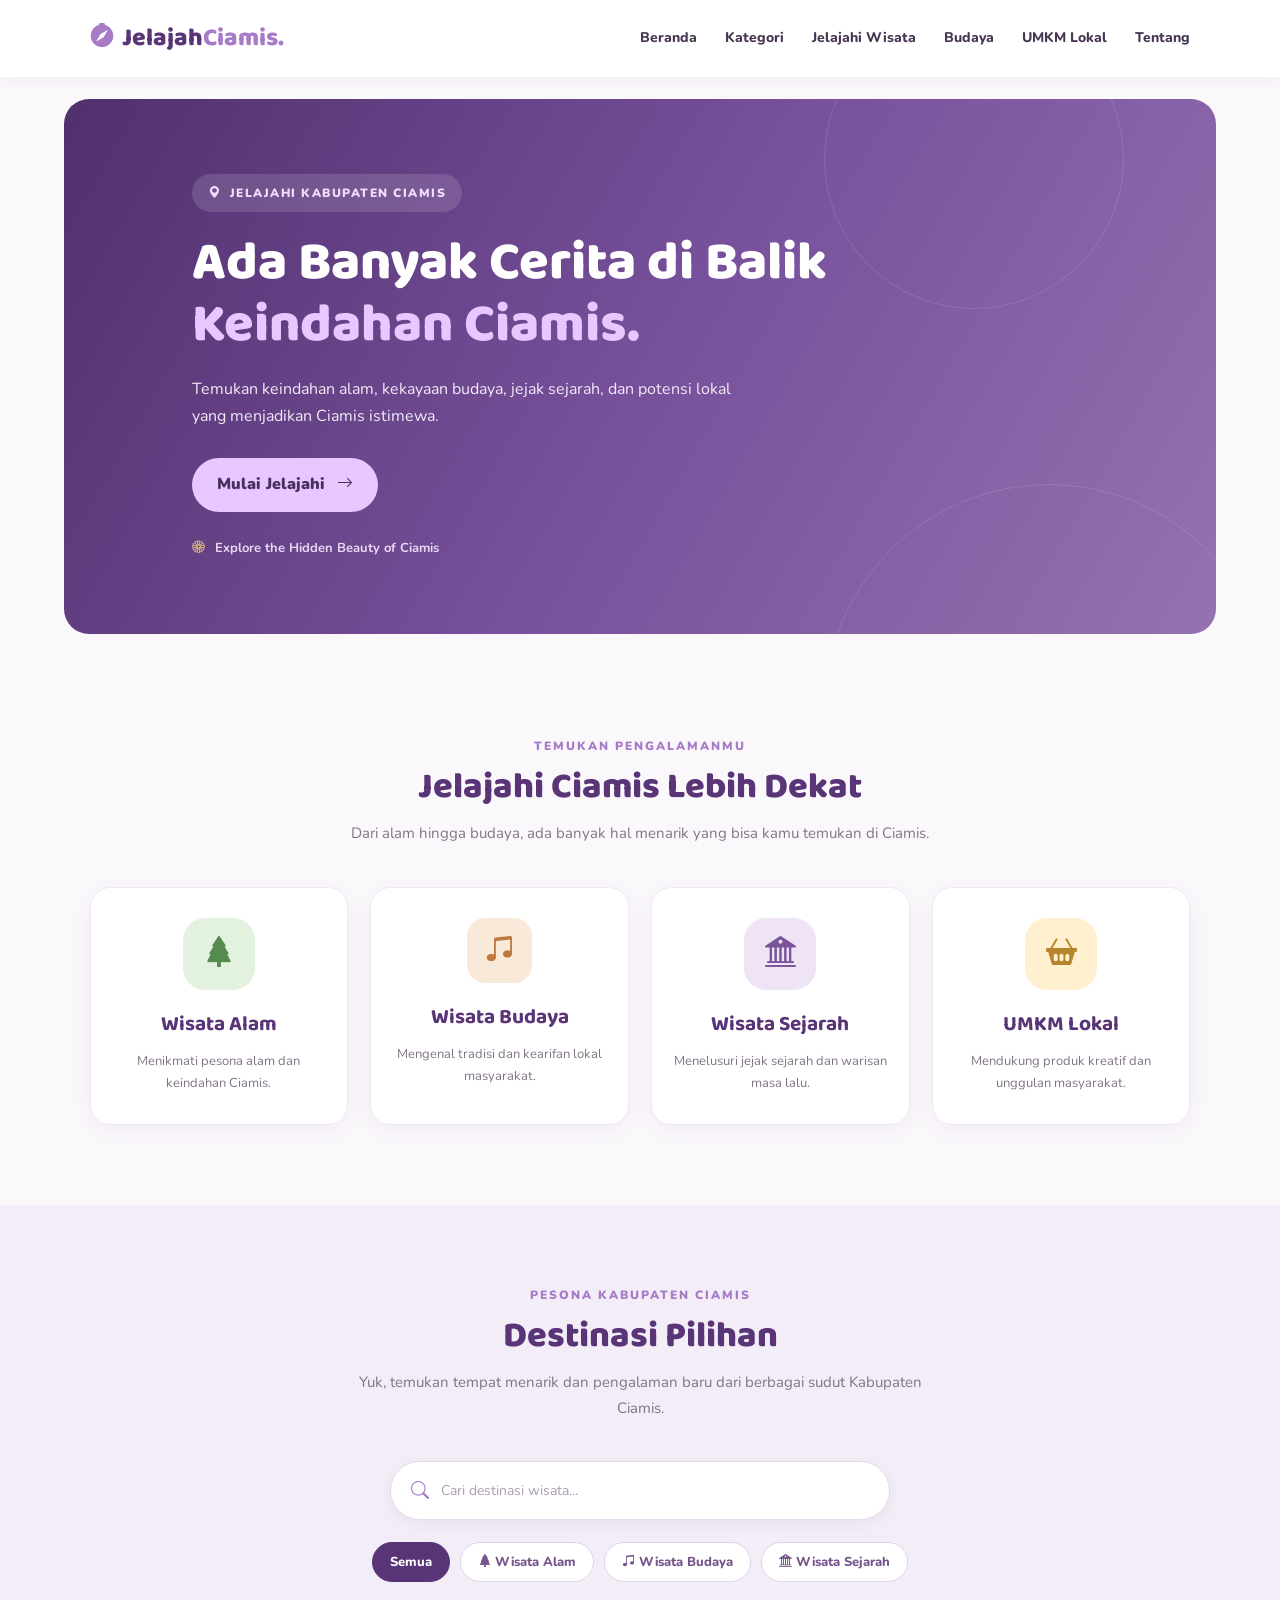
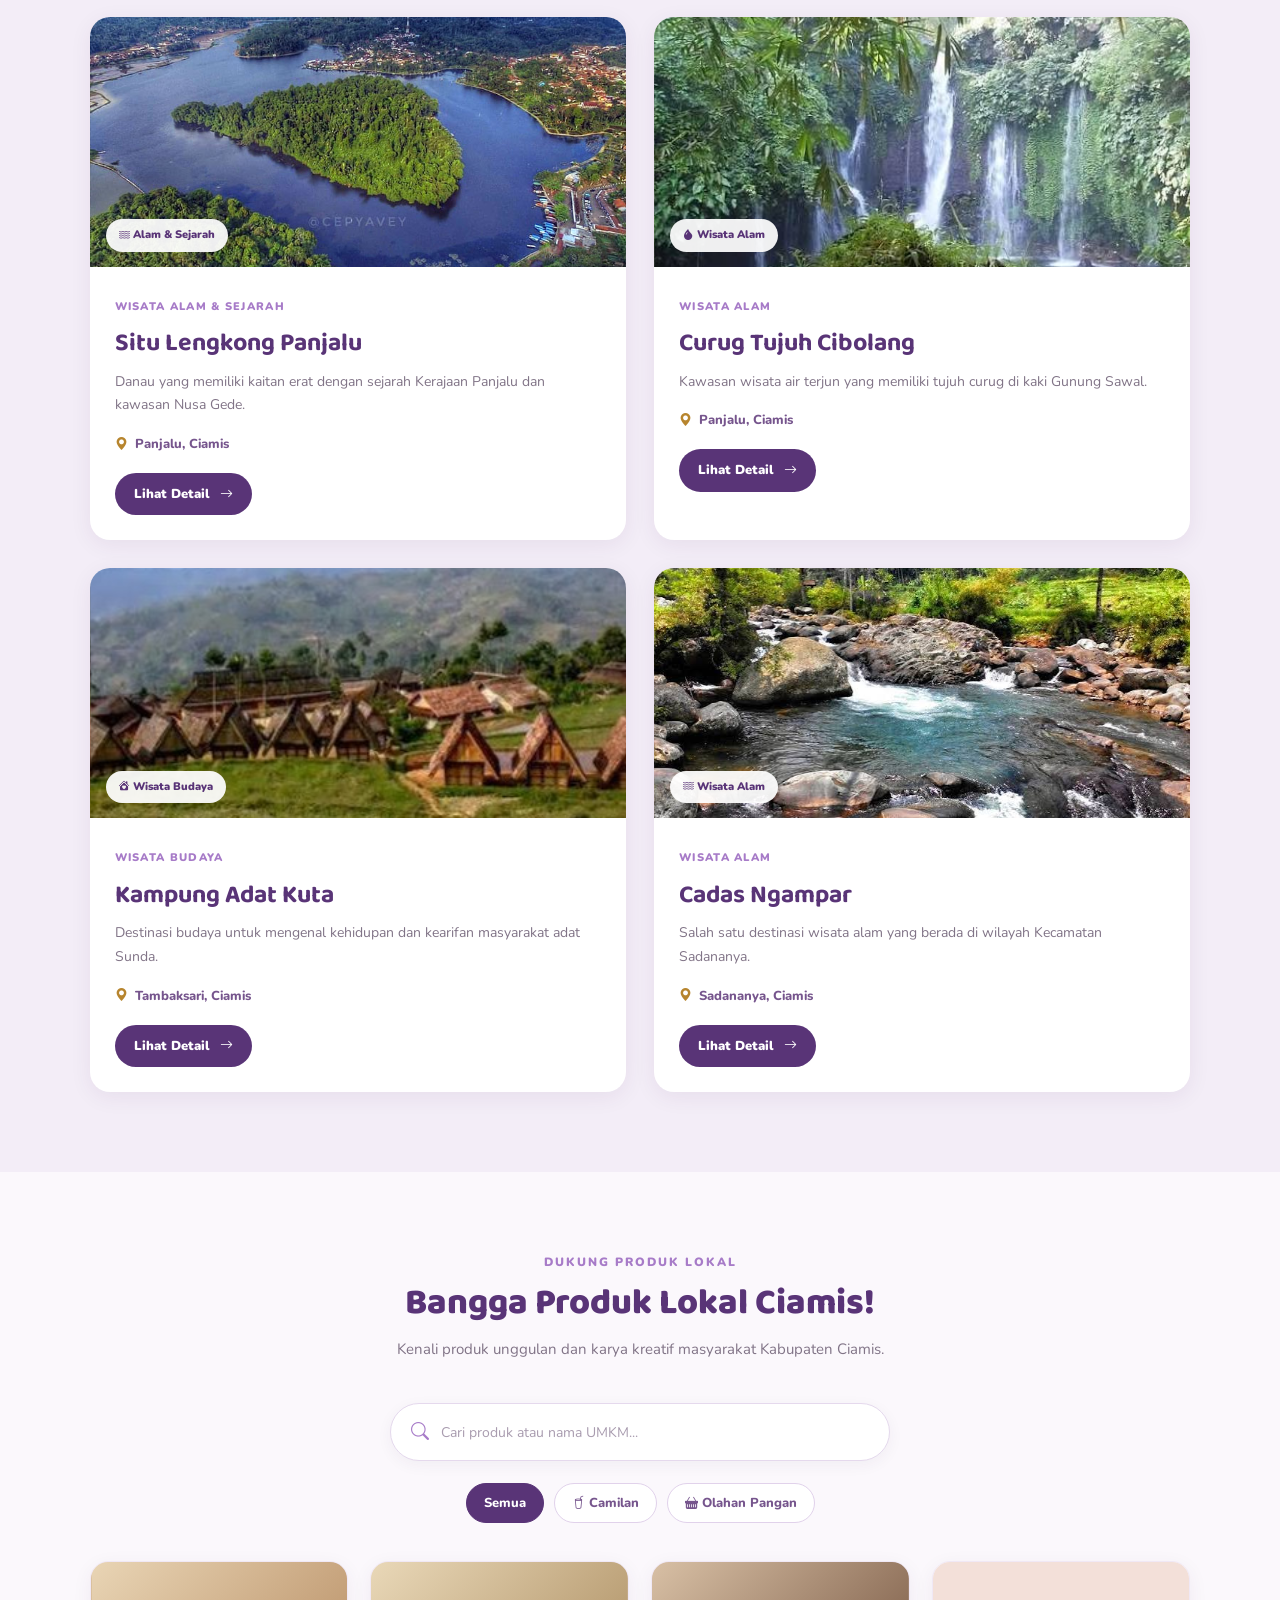
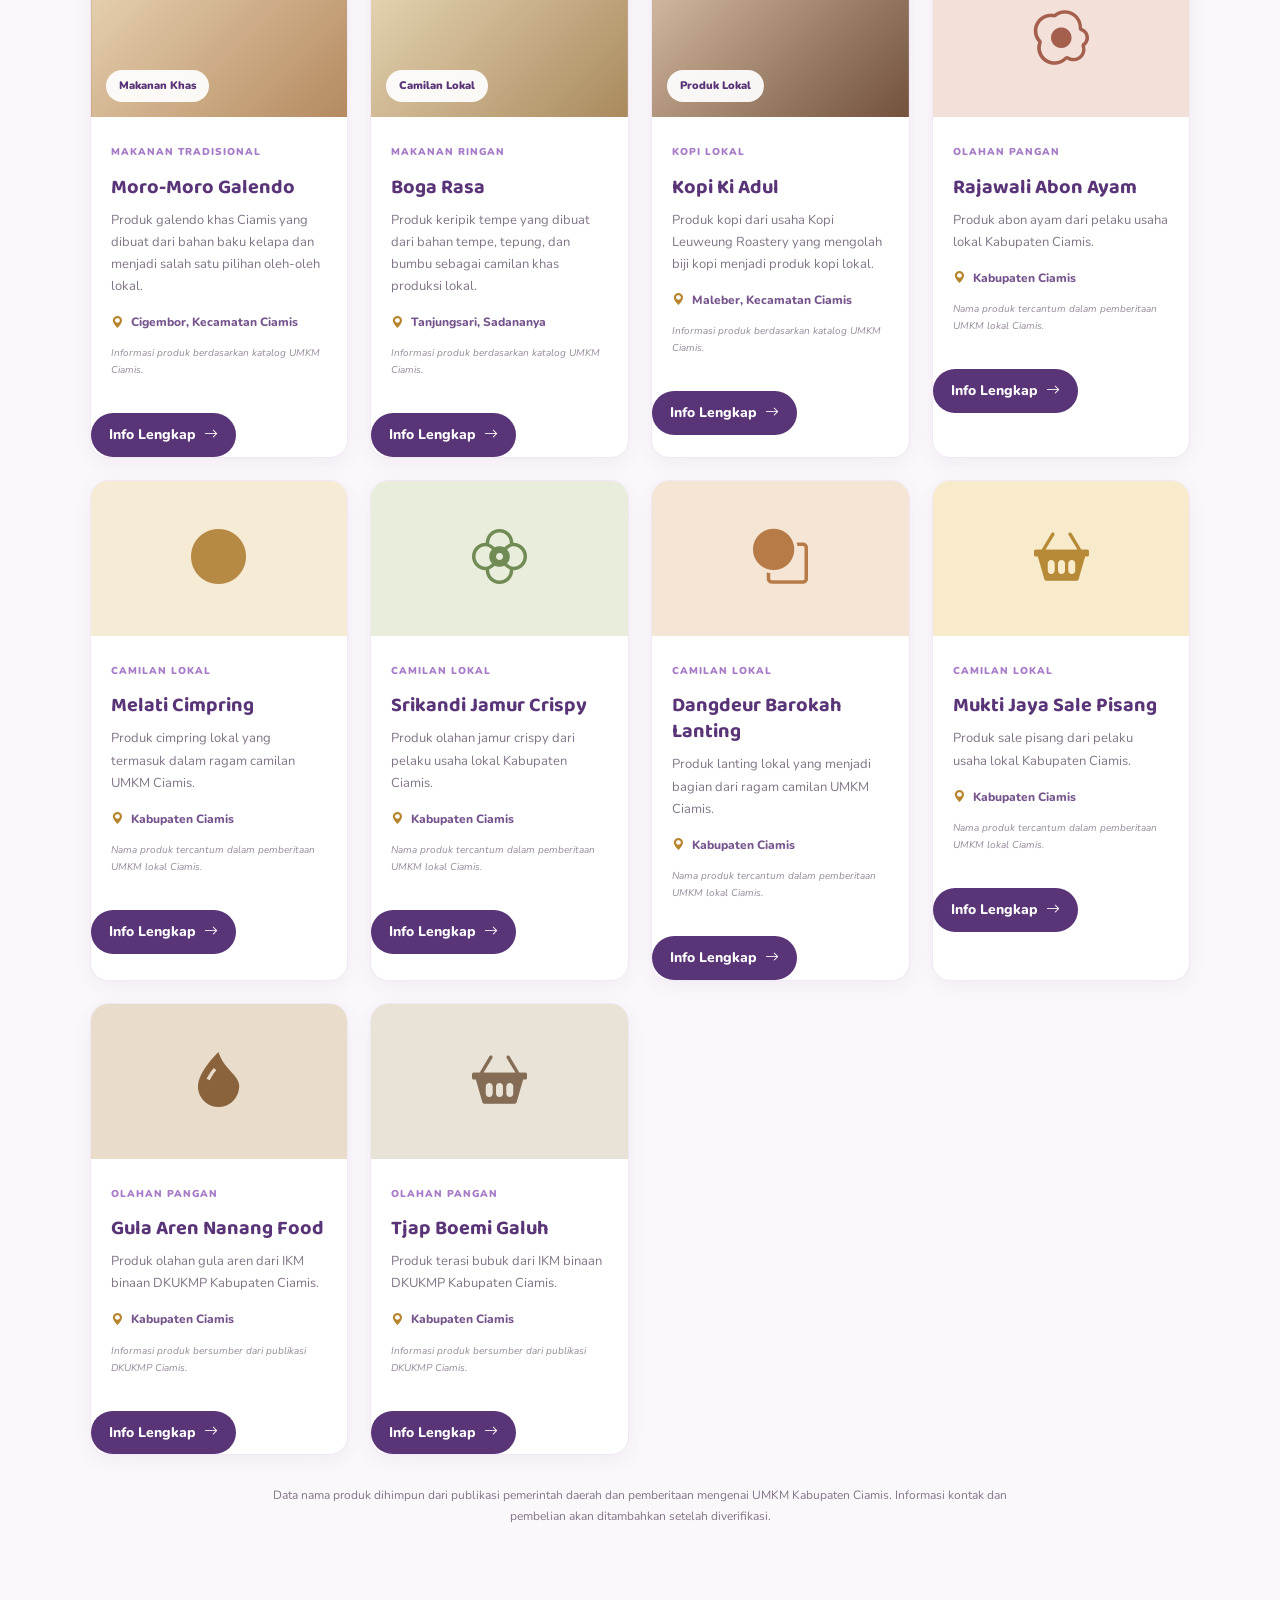
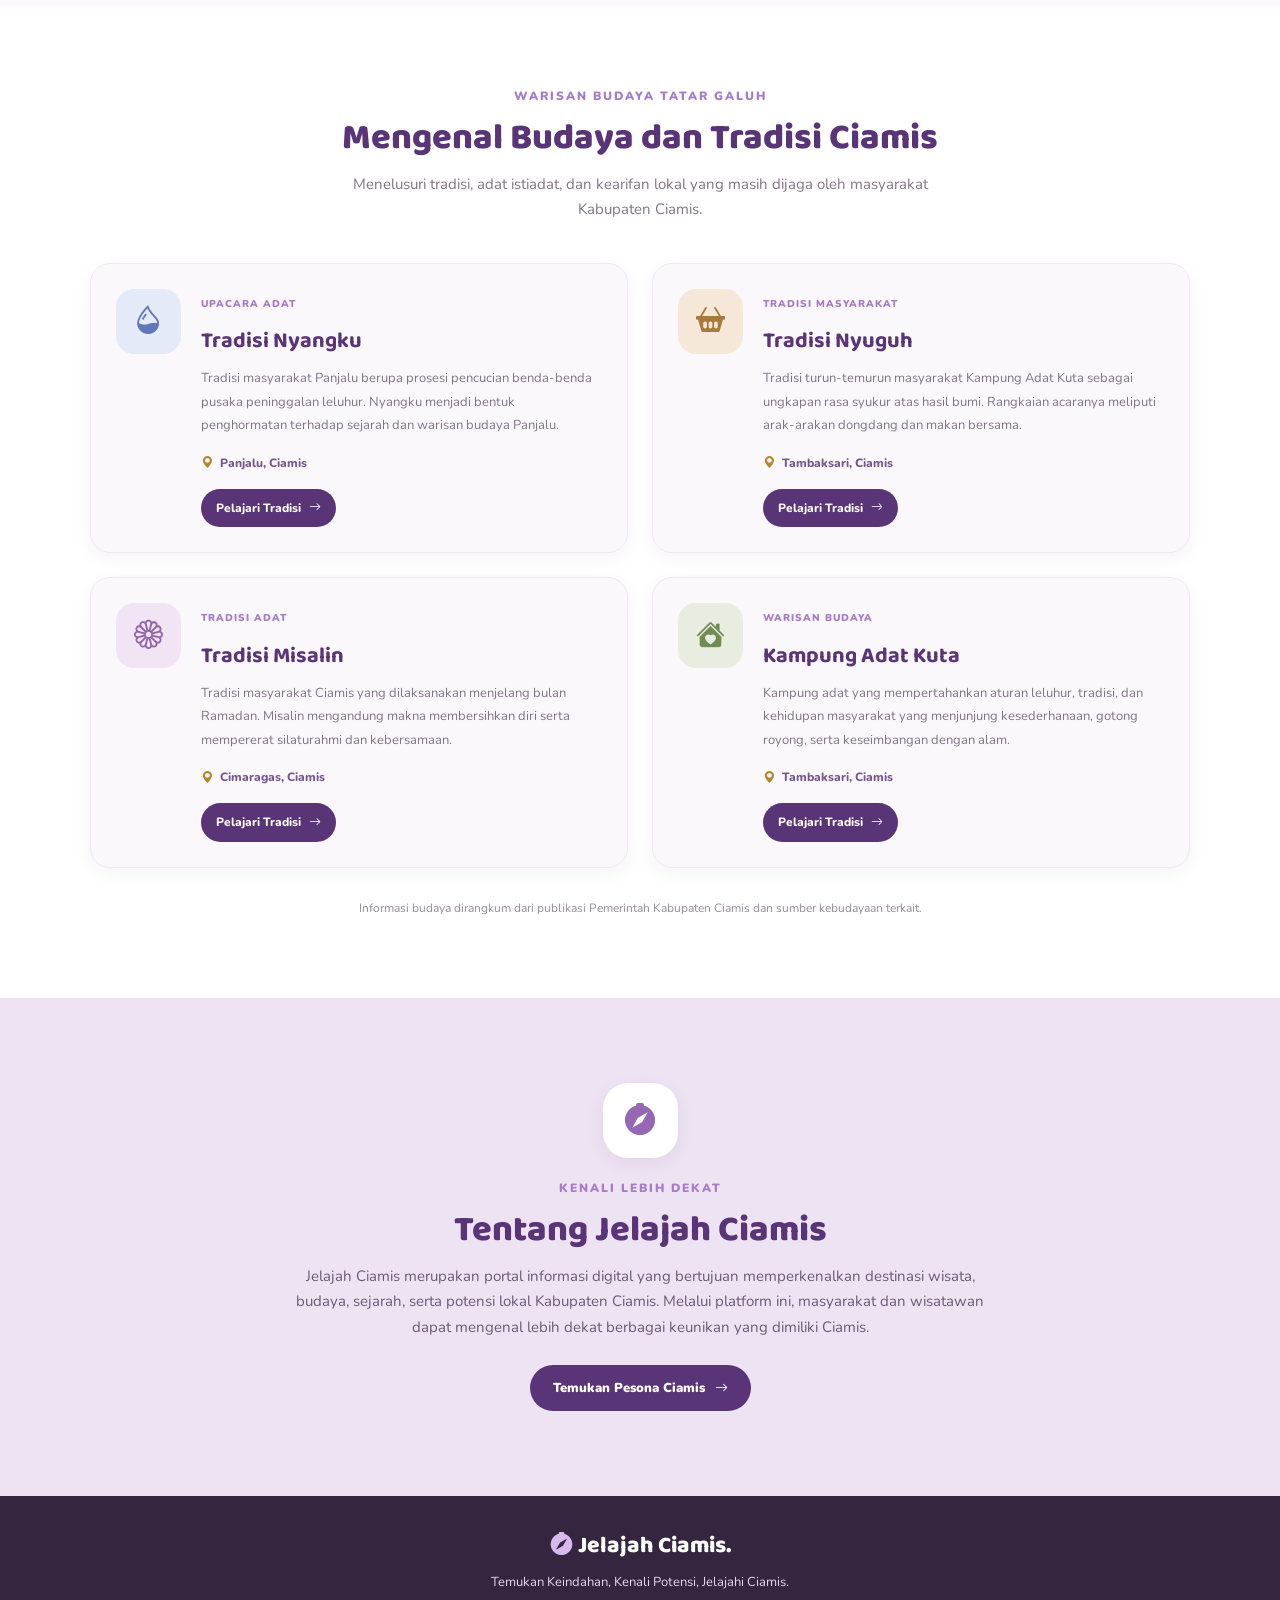
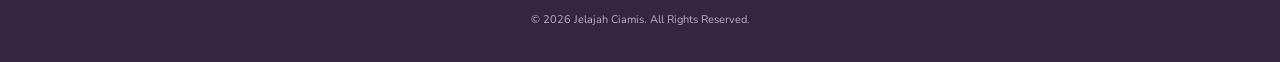
<file: index.html>
<!DOCTYPE html>
<html lang="id">
<head>
    <meta charset="UTF-8">
    <meta name="viewport" content="width=device-width, initial-scale=1.0">

    <title>Jelajah Ciamis | Wisata, Budaya & Potensi Lokal</title>

    <link rel="stylesheet" href="style.css">
    <style>
        .umkm-detail-button {
            display: inline-flex;
            align-items: center;
            justify-content: center;
            gap: 8px;
            margin-top: 14px;
            padding: 10px 18px;
            border-radius: 999px;
            background: #593477;
            color: #fff;
            font-family: inherit;
            font-size: 14px;
            font-weight: 800;
            text-decoration: none;
            transition: .2s ease;
        }
        .umkm-detail-button:hover {
            background: #A77BC8;
            transform: translateY(-2px);
        }
    </style>


    <!-- Google Fonts -->
    <link rel="preconnect" href="https://fonts.googleapis.com">
    <link rel="preconnect" href="https://fonts.gstatic.com" crossorigin>

    <link href="https://fonts.googleapis.com/css2?family=Baloo+2:wght@500;600;700;800&family=Nunito:wght@400;500;600;700;800;900&display=swap" rel="stylesheet">

    <!-- Bootstrap Icons -->
    <link rel="stylesheet" href="https://cdn.jsdelivr.net/npm/bootstrap-icons@1.11.3/font/bootstrap-icons.min.css">
</head>

<body>

    <!-- NAVBAR -->
    <header class="navbar">

        <a href="#beranda" class="logo">
            <span class="logo-icon">
                <i class="bi bi-compass-fill"></i>
            </span>
            Jelajah<span class="logo-highlight">Ciamis.</span>
        </a>

        <nav>
    <a href="#beranda">Beranda</a>
    <a href="#kategori">Kategori</a>
    <a href="#destinasi">Jelajahi Wisata</a>
    <a href="#budaya">Budaya</a>
    <a href="#umkm">UMKM Lokal</a>
    <a href="#tentang">Tentang</a>
</nav>

    </header>


    <main>

        <!-- HERO SECTION -->
        <section class="hero" id="beranda">

            <div class="hero-decoration decoration-one"></div>
            <div class="hero-decoration decoration-two"></div>

            <div class="hero-content">

                <div class="hero-label">
                    <i class="bi bi-geo-alt-fill"></i>
                    JELAJAHI KABUPATEN CIAMIS
                </div>

                <h1>
                    Ada Banyak Cerita
                    di Balik <span>Keindahan Ciamis.</span>
                </h1>

                <p class="hero-description">
                    Temukan keindahan alam, kekayaan budaya,
                    jejak sejarah, dan potensi lokal yang
                    menjadikan Ciamis istimewa.
                </p>

                <a href="#destinasi" class="hero-button">
                    Mulai Jelajahi
                    <i class="bi bi-arrow-right"></i>
                </a>

                <div class="hero-note">
                    <i class="bi bi-flower1"></i>
                    Explore the Hidden Beauty of Ciamis
                </div>

            </div>
        </section>


        <!-- KATEGORI -->
        <section class="categories" id="kategori">

            <div class="section-heading">

                <p class="section-label">TEMUKAN PENGALAMANMU</p>

                <h2>Jelajahi Ciamis Lebih Dekat</h2>

                <p class="section-description">
                    Dari alam hingga budaya, ada banyak hal
                    menarik yang bisa kamu temukan di Ciamis.
                </p>

            </div>

            <div class="category-list">

                <div class="category-card">

                    <div class="category-icon nature-icon">
                        <i class="bi bi-tree-fill"></i>
                    </div>

                    <h3>Wisata Alam</h3>

                    <p>
                        Menikmati pesona alam dan keindahan Ciamis.
                    </p>

                </div>


                <div class="category-card">

                    <div class="category-icon culture-icon">
                        <i class="bi bi-music-note-beamed"></i>
                    </div>

                    <h3>Wisata Budaya</h3>

                    <p>
                        Mengenal tradisi dan kearifan lokal masyarakat.
                    </p>

                </div>


                <div class="category-card">

                    <div class="category-icon history-icon">
                        <i class="bi bi-bank2"></i>
                    </div>

                    <h3>Wisata Sejarah</h3>

                    <p>
                        Menelusuri jejak sejarah dan warisan masa lalu.
                    </p>

                </div>


                <div class="category-card">

                    <div class="category-icon umkm-icon">
                        <i class="bi bi-basket2-fill"></i>
                    </div>

                    <h3>UMKM Lokal</h3>

                    <p>
                        Mendukung produk kreatif dan unggulan masyarakat.
                    </p>

                </div>

            </div>

        </section>


        <!-- DESTINASI WISATA -->
        <section class="destinations" id="destinasi">

            <div class="section-heading">

                <p class="section-label">PESONA KABUPATEN CIAMIS</p>

                <h2>Destinasi Pilihan</h2>

                <p class="section-description">
                    Yuk, temukan tempat menarik dan pengalaman
                    baru dari berbagai sudut Kabupaten Ciamis.
                </p>

            </div>


            <!-- FITUR PENCARIAN DAN FILTER -->
            <div class="destination-tools">

                <div class="search-box">

                    <i class="bi bi-search"></i>

                    <input
                        type="text"
                        id="searchInput"
                        placeholder="Cari destinasi wisata..."
                    >

                </div>


                <div class="filter-list">

                    <button class="filter-btn active" data-filter="semua">
                        Semua
                    </button>

                    <button class="filter-btn" data-filter="alam">
                        <i class="bi bi-tree-fill"></i>
                        Wisata Alam
                    </button>

                    <button class="filter-btn" data-filter="budaya">
                        <i class="bi bi-music-note-beamed"></i>
                        Wisata Budaya
                    </button>

                    <button class="filter-btn" data-filter="sejarah">
                        <i class="bi bi-bank2"></i>
                        Wisata Sejarah
                    </button>

                </div>

            </div>


            <!-- DAFTAR KARTU DESTINASI -->
            <div class="destination-list">


                <!-- SITU LENGKONG PANJALU -->
                <div class="destination-card" data-category="alam sejarah">

                    <div class="destination-image lake">

                        <span class="image-tag">
                            <i class="bi bi-water"></i>
                            Alam & Sejarah
                        </span>

                    </div>

                    <div class="destination-info">

                        <span class="destination-category">
                            WISATA ALAM & SEJARAH
                        </span>

                        <h3>Situ Lengkong Panjalu</h3>

                        <p>
                            Danau yang memiliki kaitan erat dengan
                            sejarah Kerajaan Panjalu dan kawasan Nusa Gede.
                        </p>

                        <div class="destination-location">
                            <i class="bi bi-geo-alt-fill"></i>
                            Panjalu, Ciamis
                        </div>

                        <a href="detail.html?destinasi=situ-lengkong" class="detail-button">
    Lihat Detail <i class="bi bi-arrow-right"></i>
</a>

                    </div>

                </div>


                <!-- CURUG TUJUH CIBOLANG -->
                <div class="destination-card" data-category="alam">

                    <div class="destination-image waterfall">

                        <span class="image-tag">
                            <i class="bi bi-droplet-fill"></i>
                            Wisata Alam
                        </span>

                    </div>

                    <div class="destination-info">

                        <span class="destination-category">
                            WISATA ALAM
                        </span>

                        <h3>Curug Tujuh Cibolang</h3>

                        <p>
                            Kawasan wisata air terjun yang memiliki
                            tujuh curug di kaki Gunung Sawal.
                        </p>

                        <div class="destination-location">
                            <i class="bi bi-geo-alt-fill"></i>
                            Panjalu, Ciamis
                        </div>

                        <a href="detail.html?destinasi=curug-tujuh" class="detail-button">
    Lihat Detail <i class="bi bi-arrow-right"></i>
</a>

                    </div>

                </div>


                <!-- KAMPUNG ADAT KUTA -->
                <div class="destination-card" data-category="budaya">

                    <div class="destination-image village">

                        <span class="image-tag">
                            <i class="bi bi-house-heart-fill"></i>
                            Wisata Budaya
                        </span>

                    </div>

                    <div class="destination-info">

                        <span class="destination-category">
                            WISATA BUDAYA
                        </span>

                        <h3>Kampung Adat Kuta</h3>

                        <p>
                            Destinasi budaya untuk mengenal kehidupan
                            dan kearifan masyarakat adat Sunda.
                        </p>

                        <div class="destination-location">
                            <i class="bi bi-geo-alt-fill"></i>
                            Tambaksari, Ciamis
                        </div>

                        <a href="detail.html?destinasi=kampung-adat-kuta" class="detail-button">
    Lihat Detail <i class="bi bi-arrow-right"></i>
</a>

                    </div>

                </div>


                <!-- CADAS NGAMPAR -->
                <div class="destination-card" data-category="alam">

                    <div class="destination-image river">

                        <span class="image-tag">
                            <i class="bi bi-water"></i>
                            Wisata Alam
                        </span>

                    </div>

                    <div class="destination-info">

                        <span class="destination-category">
                            WISATA ALAM
                        </span>

                        <h3>Cadas Ngampar</h3>

                        <p>
                            Salah satu destinasi wisata alam yang
                            berada di wilayah Kecamatan Sadananya.
                        </p>

                        <div class="destination-location">
                            <i class="bi bi-geo-alt-fill"></i>
                            Sadananya, Ciamis
                        </div>

                        <a href="detail.html?destinasi=cadas-ngampar" class="detail-button">
    Lihat Detail <i class="bi bi-arrow-right"></i>
</a>

                    </div>

                </div>

            </div>


            <!-- PESAN JIKA HASIL TIDAK DITEMUKAN -->
            <p id="emptyMessage" class="empty-message">
                Wah, destinasi yang kamu cari belum ditemukan.
                Coba gunakan kata kunci lainnya, ya!
            </p>

        </section>

<!-- KATALOG UMKM LOKAL -->
<section class="umkm-section" id="umkm">
    <div class="section-heading">
        <p class="section-label">DUKUNG PRODUK LOKAL</p>
        <h2>Bangga Produk Lokal Ciamis!</h2>
        <p class="section-description">
            Kenali produk unggulan dan karya kreatif masyarakat Kabupaten Ciamis.
        </p>
    </div>

    <!-- PENCARIAN DAN FILTER UMKM -->
    <div class="umkm-tools">
        <div class="search-box">
            <i class="bi bi-search"></i>
            <input type="text" id="umkmSearch" placeholder="Cari produk atau nama UMKM...">
        </div>

        <div class="filter-list">
            <button class="umkm-filter active" data-filter="semua">Semua</button>
            <button class="umkm-filter" data-filter="camilan">
                <i class="bi bi-cup-straw"></i> Camilan
            </button>
            <button class="umkm-filter" data-filter="olahan">
                <i class="bi bi-basket-fill"></i> Olahan Pangan
            </button>
        </div>
    </div>

    <!-- DAFTAR PRODUK UMKM -->
    <div class="umkm-list">
        <!-- MORO-MORO GALENDO -->
        <div class="umkm-card" data-category="camilan">

            <div class="umkm-image galendo-image">
                <span class="umkm-tag">Makanan Khas</span>
            </div>

            <div class="umkm-info">

                <span class="umkm-category">MAKANAN TRADISIONAL</span>

                <h3>Moro-Moro Galendo</h3>

                <p>
                    Produk galendo khas Ciamis yang dibuat
                    dari bahan baku kelapa dan menjadi salah
                    satu pilihan oleh-oleh lokal.
                </p>

                <div class="umkm-location">
                    <i class="bi bi-geo-alt-fill"></i>
                    Cigembor, Kecamatan Ciamis
                </div>

                <span class="umkm-note">
                    Informasi produk berdasarkan katalog UMKM Ciamis.
                </span>

            </div>

        
            <a href="detail-umkm.html?umkm=moro-moro-galendo" class="umkm-detail-button">
                Info Lengkap <i class="bi bi-arrow-right"></i>
            </a>
        </div>


        <!-- BOGA RASA -->
        <div class="umkm-card" data-category="camilan">

            <div class="umkm-image tempe-image">
                <span class="umkm-tag">Camilan Lokal</span>
            </div>

            <div class="umkm-info">

                <span class="umkm-category">MAKANAN RINGAN</span>

                <h3>Boga Rasa</h3>

                <p>
                    Produk keripik tempe yang dibuat dari
                    bahan tempe, tepung, dan bumbu sebagai
                    camilan khas produksi lokal.
                </p>

                <div class="umkm-location">
                    <i class="bi bi-geo-alt-fill"></i>
                    Tanjungsari, Sadananya
                </div>

                <span class="umkm-note">
                    Informasi produk berdasarkan katalog UMKM Ciamis.
                </span>

            </div>

        
            <a href="detail-umkm.html?umkm=boga-rasa" class="umkm-detail-button">
                Info Lengkap <i class="bi bi-arrow-right"></i>
            </a>
        </div>


        <!-- KOPI KI ADUL -->
        <div class="umkm-card" data-category="olahan">

            <div class="umkm-image coffee-image">
                <span class="umkm-tag">Produk Lokal</span>
            </div>

            <div class="umkm-info">

                <span class="umkm-category">KOPI LOKAL</span>

                <h3>Kopi Ki Adul</h3>

                <p>
                    Produk kopi dari usaha Kopi Leuweung Roastery
                    yang mengolah biji kopi menjadi produk kopi lokal.
                </p>

                <div class="umkm-location">
                    <i class="bi bi-geo-alt-fill"></i>
                    Maleber, Kecamatan Ciamis
                </div>

                <span class="umkm-note">
                    Informasi produk berdasarkan katalog UMKM Ciamis.
                </span>

            </div>

        
            <a href="detail-umkm.html?umkm=kopi-ki-adul" class="umkm-detail-button">
                Info Lengkap <i class="bi bi-arrow-right"></i>
            </a>
        </div>

        <!-- RAJAWALI ABON AYAM -->
        <div class="umkm-card" data-category="olahan">
            <div class="umkm-image umkm-abon"><i class="bi bi-egg-fried"></i></div>
            <div class="umkm-info">
                <span class="umkm-category">OLAHAN PANGAN</span>
                <h3>Rajawali Abon Ayam</h3>
                <p>Produk abon ayam dari pelaku usaha lokal Kabupaten Ciamis.</p>
                <div class="umkm-location"><i class="bi bi-geo-alt-fill"></i> Kabupaten Ciamis</div>
                <span class="umkm-note">Nama produk tercantum dalam pemberitaan UMKM lokal Ciamis.</span>
            </div>
        
            <a href="detail-umkm.html?umkm=rajawali-abon-ayam" class="umkm-detail-button">
                Info Lengkap <i class="bi bi-arrow-right"></i>
            </a>
        </div>

        <!-- MELATI CIMPRING -->
        <div class="umkm-card" data-category="camilan">
            <div class="umkm-image umkm-cimpring"><i class="bi bi-circle-fill"></i></div>
            <div class="umkm-info">
                <span class="umkm-category">CAMILAN LOKAL</span>
                <h3>Melati Cimpring</h3>
                <p>Produk cimpring lokal yang termasuk dalam ragam camilan UMKM Ciamis.</p>
                <div class="umkm-location"><i class="bi bi-geo-alt-fill"></i> Kabupaten Ciamis</div>
                <span class="umkm-note">Nama produk tercantum dalam pemberitaan UMKM lokal Ciamis.</span>
            </div>
        
            <a href="detail-umkm.html?umkm=melati-cimpring" class="umkm-detail-button">
                Info Lengkap <i class="bi bi-arrow-right"></i>
            </a>
        </div>

        <!-- SRIKANDI JAMUR CRISPY -->
        <div class="umkm-card" data-category="camilan">
            <div class="umkm-image umkm-jamur"><i class="bi bi-flower2"></i></div>
            <div class="umkm-info">
                <span class="umkm-category">CAMILAN LOKAL</span>
                <h3>Srikandi Jamur Crispy</h3>
                <p>Produk olahan jamur crispy dari pelaku usaha lokal Kabupaten Ciamis.</p>
                <div class="umkm-location"><i class="bi bi-geo-alt-fill"></i> Kabupaten Ciamis</div>
                <span class="umkm-note">Nama produk tercantum dalam pemberitaan UMKM lokal Ciamis.</span>
            </div>
        
            <a href="detail-umkm.html?umkm=srikandi-jamur-crispy" class="umkm-detail-button">
                Info Lengkap <i class="bi bi-arrow-right"></i>
            </a>
        </div>

        <!-- DANGDEUR BAROKAH LANTING -->
        <div class="umkm-card" data-category="camilan">
            <div class="umkm-image umkm-lanting"><i class="bi bi-circle-square"></i></div>
            <div class="umkm-info">
                <span class="umkm-category">CAMILAN LOKAL</span>
                <h3>Dangdeur Barokah Lanting</h3>
                <p>Produk lanting lokal yang menjadi bagian dari ragam camilan UMKM Ciamis.</p>
                <div class="umkm-location"><i class="bi bi-geo-alt-fill"></i> Kabupaten Ciamis</div>
                <span class="umkm-note">Nama produk tercantum dalam pemberitaan UMKM lokal Ciamis.</span>
            </div>
        
            <a href="detail-umkm.html?umkm=dangdeur-barokah-lanting" class="umkm-detail-button">
                Info Lengkap <i class="bi bi-arrow-right"></i>
            </a>
        </div>

        <!-- MUKTI JAYA SALE PISANG -->
        <div class="umkm-card" data-category="camilan">
            <div class="umkm-image umkm-sale"><i class="bi bi-basket2-fill"></i></div>
            <div class="umkm-info">
                <span class="umkm-category">CAMILAN LOKAL</span>
                <h3>Mukti Jaya Sale Pisang</h3>
                <p>Produk sale pisang dari pelaku usaha lokal Kabupaten Ciamis.</p>
                <div class="umkm-location"><i class="bi bi-geo-alt-fill"></i> Kabupaten Ciamis</div>
                <span class="umkm-note">Nama produk tercantum dalam pemberitaan UMKM lokal Ciamis.</span>
            </div>
        
            <a href="detail-umkm.html?umkm=mukti-jaya-sale-pisang" class="umkm-detail-button">
                Info Lengkap <i class="bi bi-arrow-right"></i>
            </a>
        </div>

        <!-- GULA AREN NANANG FOOD -->
        <div class="umkm-card" data-category="olahan">
            <div class="umkm-image umkm-gula"><i class="bi bi-droplet-fill"></i></div>
            <div class="umkm-info">
                <span class="umkm-category">OLAHAN PANGAN</span>
                <h3>Gula Aren Nanang Food</h3>
                <p>Produk olahan gula aren dari IKM binaan DKUKMP Kabupaten Ciamis.</p>
                <div class="umkm-location"><i class="bi bi-geo-alt-fill"></i> Kabupaten Ciamis</div>
                <span class="umkm-note">Informasi produk bersumber dari publikasi DKUKMP Ciamis.</span>
            </div>
        
            <a href="detail-umkm.html?umkm=gula-aren-nanang-food" class="umkm-detail-button">
                Info Lengkap <i class="bi bi-arrow-right"></i>
            </a>
        </div>

        <!-- TERASI BUBUK TJAP BOEMI GALUH -->
        <div class="umkm-card" data-category="olahan">
            <div class="umkm-image umkm-terasi"><i class="bi bi-basket2-fill"></i></div>
            <div class="umkm-info">
                <span class="umkm-category">OLAHAN PANGAN</span>
                <h3>Tjap Boemi Galuh</h3>
                <p>Produk terasi bubuk dari IKM binaan DKUKMP Kabupaten Ciamis.</p>
                <div class="umkm-location"><i class="bi bi-geo-alt-fill"></i> Kabupaten Ciamis</div>
                <span class="umkm-note">Informasi produk bersumber dari publikasi DKUKMP Ciamis.</span>
            </div>
        
            <a href="detail-umkm.html?umkm=tjap-boemi-galuh" class="umkm-detail-button">
                Info Lengkap <i class="bi bi-arrow-right"></i>
            </a>
        </div>

    </div>

    <p id="umkmEmptyMessage" class="empty-message" style="display: none;">
        Produk yang kamu cari belum ditemukan. Coba kata kunci lainnya, ya!
    </p>

    <p class="umkm-source-note">
        Data nama produk dihimpun dari publikasi pemerintah daerah dan pemberitaan
        mengenai UMKM Kabupaten Ciamis. Informasi kontak dan pembelian akan ditambahkan
        setelah diverifikasi.
    </p>
</section>


<!-- BUDAYA DAN KEARIFAN LOKAL -->
<section class="culture-section" id="budaya">

    <div class="section-heading">
        <p class="section-label">WARISAN BUDAYA TATAR GALUH</p>

        <h2>Mengenal Budaya dan Tradisi Ciamis</h2>

        <p class="section-description">
            Menelusuri tradisi, adat istiadat, dan kearifan lokal
            yang masih dijaga oleh masyarakat Kabupaten Ciamis.
        </p>
    </div>

    <div class="culture-list">

        <!-- NYANGKU -->
        <article class="culture-card">
            <div class="culture-icon culture-nyangku">
                <i class="bi bi-droplet-half"></i>
            </div>

            <div class="culture-info">
                <span class="culture-label">UPACARA ADAT</span>
                <h3>Tradisi Nyangku</h3>

                <p>
                    Tradisi masyarakat Panjalu berupa prosesi
                    pencucian benda-benda pusaka peninggalan leluhur.
                    Nyangku menjadi bentuk penghormatan terhadap
                    sejarah dan warisan budaya Panjalu.
                </p>

                <span class="culture-location">
                    <i class="bi bi-geo-alt-fill"></i>
                    Panjalu, Ciamis
                </span>

                <a href="detail-budaya.html?budaya=nyangku" class="culture-button">
    Pelajari Tradisi <i class="bi bi-arrow-right"></i>
</a>
            </div>
        </article>


        <!-- NYUGUH -->
        <article class="culture-card">
            <div class="culture-icon culture-nyuguh">
                <i class="bi bi-basket2-fill"></i>
            </div>

            <div class="culture-info">
                <span class="culture-label">TRADISI MASYARAKAT</span>
                <h3>Tradisi Nyuguh</h3>

                <p>
                    Tradisi turun-temurun masyarakat Kampung Adat
                    Kuta sebagai ungkapan rasa syukur atas hasil
                    bumi. Rangkaian acaranya meliputi arak-arakan
                    dongdang dan makan bersama.
                </p>

                <span class="culture-location">
                    <i class="bi bi-geo-alt-fill"></i>
                    Tambaksari, Ciamis
                </span>
                <a href="detail-budaya.html?budaya=nyuguh" class="culture-button">
    Pelajari Tradisi <i class="bi bi-arrow-right"></i>
</a>
            </div>
        </article>


        <!-- MISALIN -->
        <article class="culture-card">
            <div class="culture-icon culture-misalin">
                <i class="bi bi-flower1"></i>
            </div>

            <div class="culture-info">
                <span class="culture-label">TRADISI ADAT</span>
                <h3>Tradisi Misalin</h3>

                <p>
                    Tradisi masyarakat Ciamis yang dilaksanakan
                    menjelang bulan Ramadan. Misalin mengandung
                    makna membersihkan diri serta mempererat
                    silaturahmi dan kebersamaan.
                </p>

                <span class="culture-location">
                    <i class="bi bi-geo-alt-fill"></i>
                    Cimaragas, Ciamis
                </span>
                <a href="detail-budaya.html?budaya=misalin" class="culture-button">
    Pelajari Tradisi <i class="bi bi-arrow-right"></i>
</a>
            </div>
        </article>


        <!-- KAMPUNG ADAT KUTA -->
        <article class="culture-card">
            <div class="culture-icon culture-kuta">
                <i class="bi bi-house-heart-fill"></i>
            </div>

            <div class="culture-info">
                <span class="culture-label">WARISAN BUDAYA</span>
                <h3>Kampung Adat Kuta</h3>

                <p>
                    Kampung adat yang mempertahankan aturan
                    leluhur, tradisi, dan kehidupan masyarakat
                    yang menjunjung kesederhanaan, gotong royong,
                    serta keseimbangan dengan alam.
                </p>

                <span class="culture-location">
                    <i class="bi bi-geo-alt-fill"></i>
                    Tambaksari, Ciamis
                </span>
                <a href="detail-budaya.html?budaya=kampung-kuta" class="culture-button">
    Pelajari Tradisi <i class="bi bi-arrow-right"></i>
</a>
            </div>
        </article>

    </div>

    <p class="culture-source">
        Informasi budaya dirangkum dari publikasi Pemerintah
        Kabupaten Ciamis dan sumber kebudayaan terkait.
    </p>

</section>

<!-- TENTANG JELAJAH CIAMIS -->
        <section class="about" id="tentang">

            <div class="about-icon">
                <i class="bi bi-compass-fill"></i>
            </div>

            <p class="section-label">KENALI LEBIH DEKAT</p>

            <h2>Tentang Jelajah Ciamis</h2>

            <p>
                Jelajah Ciamis merupakan portal informasi digital
                yang bertujuan memperkenalkan destinasi wisata,
                budaya, sejarah, serta potensi lokal Kabupaten Ciamis.
                Melalui platform ini, masyarakat dan wisatawan dapat
                mengenal lebih dekat berbagai keunikan yang dimiliki Ciamis.
            </p>

            <a href="#destinasi" class="about-button">
                Temukan Pesona Ciamis
                <i class="bi bi-arrow-right"></i>
            </a>

        </section>

    </main>


    <!-- FOOTER -->
    <footer>

        <div class="footer-logo">
            <i class="bi bi-compass-fill"></i>
            Jelajah Ciamis.
        </div>

        <p>
            Temukan Keindahan, Kenali Potensi, Jelajahi Ciamis.
        </p>

        <span>
            © 2026 Jelajah Ciamis. All Rights Reserved.
        </span>

    </footer>


    <!-- JAVASCRIPT: PENCARIAN DAN FILTER -->
    <script>

        // Mengambil elemen dari HTML
        const searchInput = document.getElementById("searchInput");

        const filterButtons = document.querySelectorAll(".filter-btn");

        const destinationCards = document.querySelectorAll(".destination-card");

        const emptyMessage = document.getElementById("emptyMessage");


        // Menentukan kategori yang sedang dipilih
        let selectedCategory = "semua";


        // Fungsi pencarian dan filter
        function filterDestinations() {

            // Mengambil kata yang diketik pengunjung
            const searchText = searchInput.value.toLowerCase().trim();

            // Menghitung jumlah destinasi yang ditemukan
            let visibleCount = 0;


            destinationCards.forEach(function(card) {

                // Mengambil seluruh teks dalam kartu
                const cardText = card.textContent.toLowerCase();

                // Mengambil kategori destinasi
                const cardCategory = card.dataset.category.split(" ");

                // Memeriksa kecocokan kata pencarian
                const matchesSearch = cardText.includes(searchText);

                // Memeriksa kecocokan kategori
                const matchesCategory =
                    selectedCategory === "semua" ||
                    cardCategory.includes(selectedCategory);


                // Menampilkan atau menyembunyikan kartu
                if (matchesSearch && matchesCategory) {

                    card.style.display = "";

                    visibleCount++;

                } else {

                    card.style.display = "none";

                }

            });


            // Menampilkan pesan jika tidak ada hasil
            if (visibleCount === 0) {

                emptyMessage.style.display = "block";

            } else {

                emptyMessage.style.display = "none";

            }

        }


        // Menjalankan pencarian ketika pengunjung mengetik
        searchInput.addEventListener("input", filterDestinations);


        // Menjalankan filter ketika tombol kategori diklik
        filterButtons.forEach(function(button) {

            button.addEventListener("click", function() {

                // Mengubah kategori yang dipilih
                selectedCategory = button.dataset.filter;

                // Menghapus status aktif dari semua tombol
                filterButtons.forEach(function(btn) {

                    btn.classList.remove("active");

                });

                // Memberikan status aktif pada tombol terpilih
                button.classList.add("active");

                // Menjalankan filter destinasi
                filterDestinations();

            });

        });

// ===================================
        // FITUR PENCARIAN DAN FILTER UMKM
        // ===================================

        const umkmSearch = document.getElementById("umkmSearch");
        const umkmFilterButtons = document.querySelectorAll(".umkm-filter");
        const umkmCards = document.querySelectorAll(".umkm-card");
        const umkmEmptyMessage = document.getElementById("umkmEmptyMessage");

        let selectedUmkmCategory = "semua";

        function filterUmkm() {
            const searchText = umkmSearch.value.toLowerCase().trim();
            let visibleCount = 0;

            umkmCards.forEach(function(card) {
                const cardText = card.textContent.toLowerCase();
                const cardCategory = card.dataset.category;

                const matchesSearch = cardText.includes(searchText);
                const matchesCategory =
                    selectedUmkmCategory === "semua" ||
                    cardCategory === selectedUmkmCategory;

                if (matchesSearch && matchesCategory) {
                    card.style.display = "";
                    visibleCount++;
                } else {
                    card.style.display = "none";
                }
            });

            umkmEmptyMessage.style.display =
                visibleCount === 0 ? "block" : "none";
        }

        umkmSearch.addEventListener("input", filterUmkm);

        umkmFilterButtons.forEach(function(button) {
            button.addEventListener("click", function() {
                selectedUmkmCategory = button.dataset.filter;

                umkmFilterButtons.forEach(function(btn) {
                    btn.classList.remove("active");
                });

                button.classList.add("active");
                filterUmkm();
            });
        });

</script>

</body>
</html>
</file>
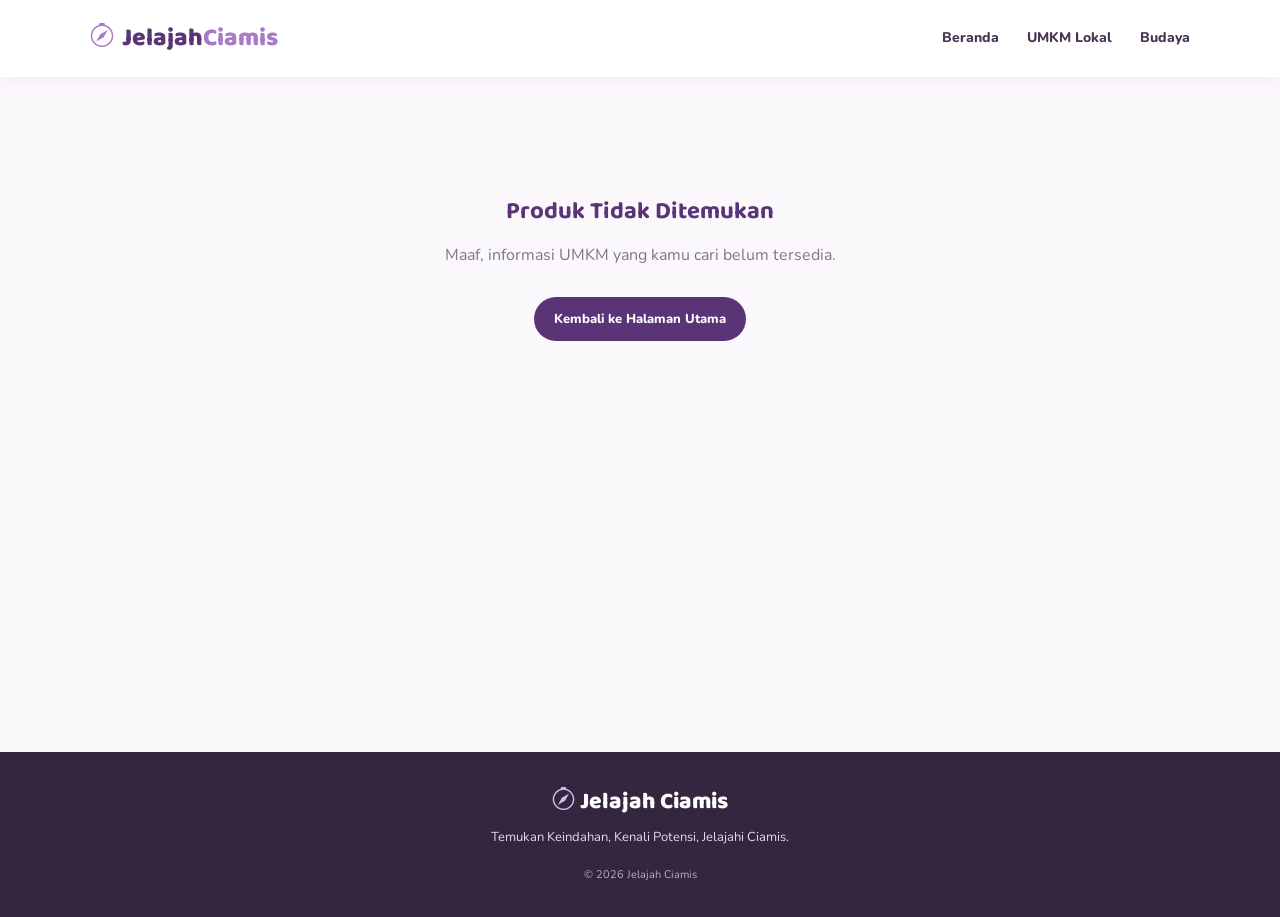
<file: detail-umkm.html>
<!DOCTYPE html>
<html lang="id">
<head>
    <meta charset="UTF-8">
    <meta name="viewport" content="width=device-width, initial-scale=1.0">
    <title>Detail UMKM Lokal | Jelajah Ciamis</title>

    <link rel="stylesheet" href="style.css">
    <link href="https://fonts.googleapis.com/css2?family=Baloo+2:wght@400;600;700;800&family=Nunito:wght@400;600;700;800&display=swap" rel="stylesheet">
    <link rel="stylesheet" href="https://cdn.jsdelivr.net/npm/bootstrap-icons@1.11.3/font/bootstrap-icons.min.css">

    <style>
        .umkm-detail-page {
            min-height: 75vh;
            padding: 45px 7% 80px;
            background: #FBF8FC;
        }

        .umkm-detail-card {
            max-width: 950px;
            margin: auto;
            background: white;
            border-radius: 24px;
            overflow: hidden;
            box-shadow: 0 8px 30px rgba(65, 35, 80, 0.08);
            border: 1px solid #F0E8F5;
        }

        .umkm-detail-visual {
            min-height: 300px;
            display: flex;
            align-items: center;
            justify-content: center;
            background: linear-gradient(135deg, #EDE3F3, #F5E7CF);
            color: #76558D;
            font-size: 100px;
        }

        .umkm-detail-content {
            padding: 40px;
        }

        .umkm-detail-category {
            display: inline-block;
            padding: 7px 15px;
            background: #F1E5F5;
            color: #8054A0;
            border-radius: 25px;
            font-size: 12px;
            font-weight: 900;
            margin-bottom: 12px;
        }

        .umkm-detail-content h1 {
            color: #593477;
            font-size: 38px;
            line-height: 1.2;
            margin-bottom: 12px;
        }

        .umkm-detail-description {
            color: #817487;
            font-size: 15px;
            line-height: 1.9;
            margin-bottom: 28px;
        }

        .umkm-detail-info {
            display: grid;
            grid-template-columns: 1fr 1fr;
            gap: 18px;
            margin-bottom: 28px;
        }

        .umkm-info-box {
            padding: 20px;
            background: #FBF8FC;
            border: 1px solid #F0E8F5;
            border-radius: 15px;
        }

        .umkm-info-box h3 {
            color: #593477;
            font-size: 17px;
            margin-bottom: 7px;
        }

        .umkm-info-box p {
            color: #817487;
            font-size: 13px;
        }

        .umkm-back {
            display: inline-flex;
            align-items: center;
            gap: 8px;
            padding: 11px 20px;
            background: #593477;
            color: white;
            text-decoration: none;
            border-radius: 25px;
            font-size: 13px;
            font-weight: 800;
            transition: 0.3s;
        }

        .umkm-back:hover {
            background: #A77BC8;
            transform: translateY(-2px);
        }

        .umkm-not-found {
            text-align: center;
            padding: 70px 20px;
            color: #817487;
        }

        .umkm-not-found h2 {
            color: #593477;
            margin-bottom: 10px;
        }

        @media (max-width: 600px) {
            .umkm-detail-page {
                padding: 25px 5% 55px;
            }

            .umkm-detail-visual {
                min-height: 220px;
                font-size: 75px;
            }

            .umkm-detail-content {
                padding: 25px;
            }

            .umkm-detail-content h1 {
                font-size: 30px;
            }

            .umkm-detail-info {
                grid-template-columns: 1fr;
            }
        }
    </style>
</head>

<body>

    <header class="navbar">
        <a href="index.html" class="logo">
            <i class="bi bi-compass logo-icon"></i>
            Jelajah <span class="logo-highlight">Ciamis</span>
        </a>

        <nav>
            <a href="index.html">Beranda</a>
            <a href="index.html#umkm">UMKM Lokal</a>
            <a href="index.html#budaya">Budaya</a>
        </nav>
    </header>

    <main class="umkm-detail-page">
        <div id="umkmDetail"></div>
    </main>

    <footer>
        <div class="footer-logo">
            <i class="bi bi-compass"></i> Jelajah Ciamis
        </div>
        <p>Temukan Keindahan, Kenali Potensi, Jelajahi Ciamis.</p>
        <span>© 2026 Jelajah Ciamis</span>
    </footer>

    <script>
        const daftarUMKM = {
            "moro-moro-galendo": {
                nama: "Moro-Moro Galendo",
                kategori: "Makanan Khas",
                ikon: "bi-box-seam",
                deskripsi: "Moro-Moro Galendo merupakan salah satu produk UMKM lokal yang berkaitan dengan galendo, makanan khas yang dikenal sebagai salah satu produk olahan kelapa dari Ciamis.",
                lokasi: "Kelurahan Cigembor, Kecamatan Ciamis, Kabupaten Ciamis",
                whatsapp: "085321232762"
            },

            "boga-rasa": {
                nama: "Boga Rasa",
                kategori: "Produk Kuliner",
                ikon: "bi-basket",
                deskripsi: "Boga Rasa merupakan usaha keripik tempe yang dibuat dari irisan tempe, tepung, dan bumbu sebelum digoreng.",
                lokasi: "Dusun Citulang RT 03 RW 05, Desa Tanjungsari, Kecamatan Sadananya, Kabupaten Ciamis",
                whatsapp: ""
            },

            "kopi-ki-adul": {
                nama: "Kopi Ki Adul",
                kategori: "Produk Kopi",
                ikon: "bi-cup-hot",
                deskripsi: "Kopi Ki Adul merupakan produk kopi dari Kopi Leuweung Roastery. Pengolahannya mencakup proses roasting biji kopi hingga menjadi kopi siap konsumsi.",
                lokasi: "Jl. Kedung Panjang RT 01 RW 01, Kelurahan Maleber, Kabupaten Ciamis",
                whatsapp: "081323063066"
            },

            "rajawali-abon-ayam": {
                nama: "Rajawali Abon Ayam",
                kategori: "Olahan Makanan",
                ikon: "bi-egg-fried",
                deskripsi: "Rajawali Ibu Iloh 1968 merupakan usaha olahan pangan khas Ciamis yang memproduksi abon dan dendeng, termasuk varian abon ayam.",
                lokasi: "Toko Abon Rajawali, Jl. Rancapetir No. 27 RT 02/28, Kecamatan Ciamis, Kabupaten Ciamis",
                whatsapp: "085223566566"
            },

            "melati-cimpring": {
                nama: "Melati Cimpring",
                kategori: "Makanan Tradisional",
                ikon: "bi-circle",
                deskripsi: "Melati Cimpring merupakan produk UMKM yang berkaitan dengan cimpring, salah satu camilan tradisional yang dikenal di wilayah Sunda.",
                lokasi: "Informasi lokasi belum tersedia."
            },

            "srikandi-jamur-crispy": {
                nama: "Srikandi Jamur Crispy",
                kategori: "Olahan Makanan",
                ikon: "bi-flower1",
                deskripsi: "Srikandi Jamur Crispy merupakan camilan berbahan jamur yang terdaftar pada e-Katalog Dinas Kehutanan Provinsi Jawa Barat.",
                lokasi: "Kabupaten Ciamis",
                whatsapp: "087817064540"
            },

            "dangdeur-barokah-lanting": {
                nama: "Dangdeur Barokah Lanting",
                kategori: "Makanan Ringan",
                ikon: "bi-circle-square",
                deskripsi: "Dangdeur Barokah Lanting merupakan salah satu produk UMKM lokal berupa lanting, yaitu camilan tradisional.",
                lokasi: "Informasi lokasi belum tersedia."
            },

            "mukti-jaya-sale-pisang": {
                nama: "Mukti Jaya Sale Pisang",
                kategori: "Olahan Buah",
                ikon: "bi-basket2",
                deskripsi: "Mukti Jaya Sale Pisang merupakan produk olahan pisang yang dikenal sebagai salah satu camilan tradisional.",
                lokasi: "Informasi lokasi belum tersedia."
            },

            "gula-aren-nanang-food": {
                nama: "Gula Aren Nanang Food",
                kategori: "Produk Pangan",
                ikon: "bi-cup",
                deskripsi: "Gula Aren Nanang Food merupakan produk UMKM lokal yang bergerak dalam pengolahan dan penyediaan gula aren.",
                lokasi: "Informasi lokasi belum tersedia."
            },

            "tjap-boemi-galuh": {
                nama: "Tjap Boemi Galuh",
                kategori: "Produk Lokal",
                ikon: "bi-shop",
                deskripsi: "Tjap Boemi Galuh merupakan produk terasi bubuk yang diolah dengan cara disangrai, kemudian dibubukkan dan dikemas.",
                lokasi: "Jl. Sadananya No. 67, Dusun Landeuh RT 03 RW 04, Desa Sadananya, Kecamatan Sadananya, Kabupaten Ciamis",
                whatsapp: "085117352045"
            }
        };

        const parameter = new URLSearchParams(window.location.search);
        const idUMKM = parameter.get("umkm");
        const produk = daftarUMKM[idUMKM];
        const wadah = document.getElementById("umkmDetail");

        if (produk) {
            document.title = produk.nama + " | Jelajah Ciamis";

            wadah.innerHTML = `
                <a href="index.html#umkm" class="back-button">
                    <i class="bi bi-arrow-left"></i> Kembali ke UMKM Lokal
                </a>

                <article class="umkm-detail-card">
                    <div class="umkm-detail-visual">
                        <i class="bi ${produk.ikon}"></i>
                    </div>

                    <div class="umkm-detail-content">
                        <span class="umkm-detail-category">
                            ${produk.kategori}
                        </span>

                        <h1>${produk.nama}</h1>

                        <p class="umkm-detail-description">
                            ${produk.deskripsi}
                        </p>

                        <div class="umkm-detail-info">
                            <div class="umkm-info-box">
                                <h3><i class="bi bi-tag"></i> Kategori Produk</h3>
                                <p>${produk.kategori}</p>
                            </div>

                            <div class="umkm-info-box">
                                <h3><i class="bi bi-geo-alt"></i> Lokasi Usaha</h3>
                                <p>${produk.lokasi}</p>
                            </div>

                            <div class="umkm-info-box">
                                <h3><i class="bi bi-whatsapp"></i> Kontak WhatsApp</h3>
                                <p>${produk.whatsapp ? `<a href="https://wa.me/62${produk.whatsapp.replace(/^0/, '')}" target="_blank" rel="noopener">${produk.whatsapp}</a>` : "Informasi kontak belum tersedia."}</p>
                            </div>
                        </div>

                        <a href="index.html#umkm" class="umkm-back">
                            <i class="bi bi-arrow-left"></i>
                            Kembali ke Katalog UMKM
                        </a>
                    </div>
                </article>
            `;
        } else {
            wadah.innerHTML = `
                <div class="umkm-not-found">
                    <h2>Produk Tidak Ditemukan</h2>
                    <p>Maaf, informasi UMKM yang kamu cari belum tersedia.</p>
                    <br>
                    <a href="index.html#umkm" class="umkm-back">
                        Kembali ke Halaman Utama
                    </a>
                </div>
            `;
        }
    </script>

</body>
</html>
</file>
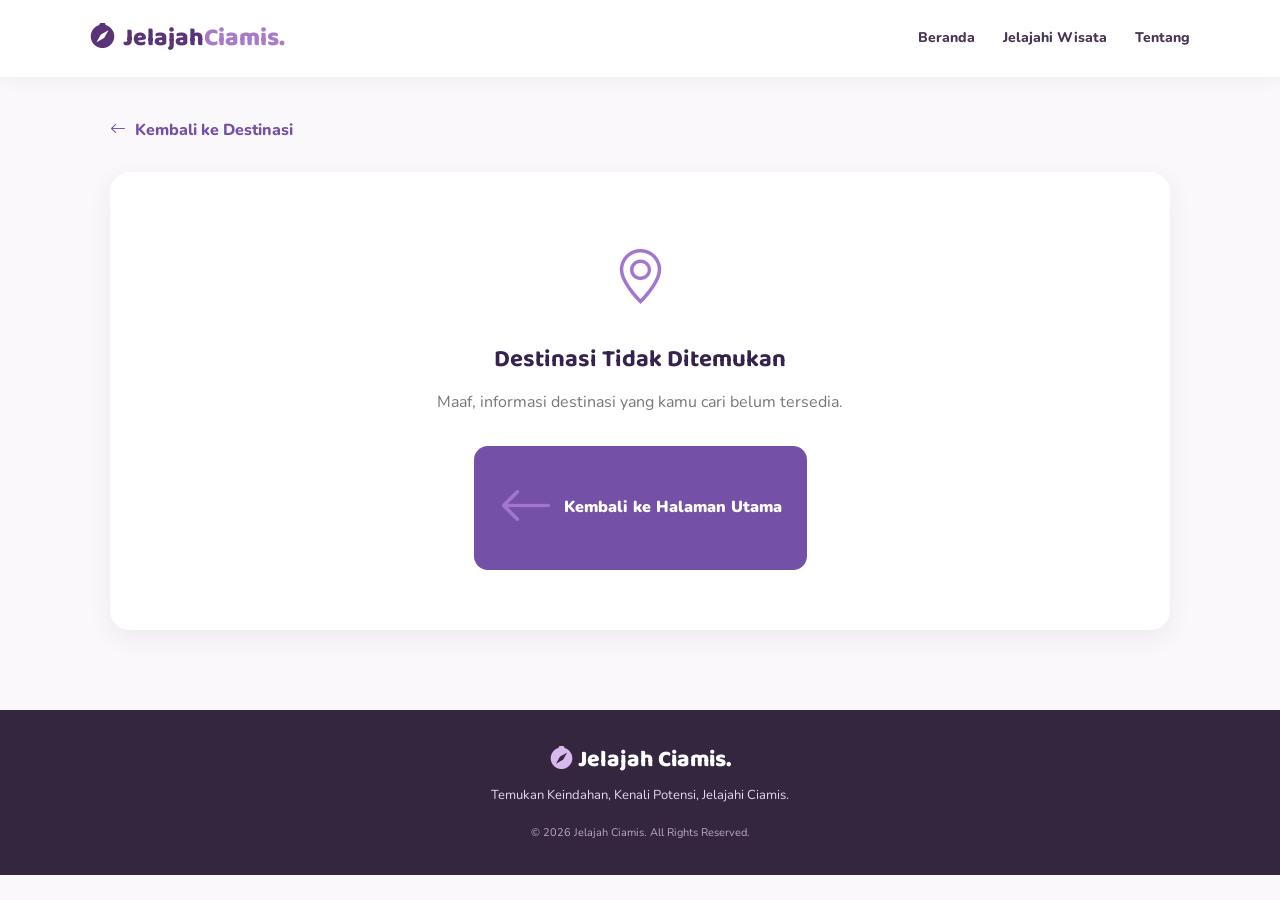
<file: detail.html>
<!DOCTYPE html>
<html lang="id">
<head>
    <meta charset="UTF-8">
    <meta name="viewport" content="width=device-width, initial-scale=1.0">

    <title>Detail Destinasi | Jelajah Ciamis</title>

    <link rel="stylesheet" href="style.css">

    <link rel="preconnect" href="https://fonts.googleapis.com">
    <link rel="preconnect" href="https://fonts.gstatic.com" crossorigin>

    <link href="https://fonts.googleapis.com/css2?family=Baloo+2:wght@500;600;700;800&family=Nunito:wght@400;500;600;700;800;900&display=swap" rel="stylesheet">

    <link rel="stylesheet" href="https://cdn.jsdelivr.net/npm/bootstrap-icons@1.11.3/font/bootstrap-icons.min.css">

    <style>
        /* ===== DETAIL WISATA ===== */

        .destination-detail-wrapper {
            max-width: 1100px;
            margin: 0 auto;
            padding: 40px 20px 80px;
        }

        .destination-back {
            display: inline-flex;
            align-items: center;
            gap: 9px;
            text-decoration: none;
            color: #7451a6;
            font-weight: 800;
            margin-bottom: 28px;
            transition: 0.3s;
        }

        .destination-back:hover {
            transform: translateX(-5px);
        }

        .destination-hero {
            width: 100%;
            height: 450px;
            border-radius: 25px;
            overflow: hidden;
            background: #eee7f5;
            margin-bottom: 30px;
            box-shadow: 0 10px 30px rgba(50, 30, 80, 0.12);
        }

        .destination-hero img {
            width: 100%;
            height: 100%;
            object-fit: cover;
            display: block;
        }

        .destination-image-error {
            display: none;
            height: 100%;
            align-items: center;
            justify-content: center;
            flex-direction: column;
            gap: 12px;
            color: #7451a6;
            font-weight: 700;
        }

        .destination-image-error i {
            font-size: 55px;
        }

        .destination-information {
            background: #fff;
            padding: 38px;
            border-radius: 25px;
            box-shadow: 0 8px 30px rgba(50, 30, 80, 0.07);
        }

        .destination-category {
            display: inline-block;
            background: #f0e8fa;
            color: #7451a6;
            padding: 8px 18px;
            border-radius: 30px;
            font-size: 13px;
            font-weight: 900;
            margin-bottom: 15px;
        }

        .destination-information h1 {
            font-family: 'Baloo 2', cursive;
            font-size: 38px;
            line-height: 1.2;
            color: #35234d;
            margin: 0 0 12px;
        }

        .destination-location {
            display: flex;
            align-items: center;
            gap: 9px;
            color: #777;
            font-size: 15px;
            font-weight: 700;
            margin-bottom: 30px;
        }

        .destination-location i {
            color: #a276d0;
            font-size: 18px;
        }

        .destination-divider {
            border: none;
            border-top: 1px solid #eee8f3;
            margin: 25px 0;
        }

        .destination-description h2 {
            font-family: 'Baloo 2', cursive;
            color: #35234d;
            font-size: 25px;
            margin-bottom: 12px;
        }

        .destination-description p {
            color: #666;
            font-size: 16px;
            line-height: 1.9;
            margin: 0;
            text-align: justify;
        }

        .destination-map-button {
            display: inline-flex;
            align-items: center;
            justify-content: center;
            gap: 10px;
            margin-top: 30px;
            padding: 15px 25px;
            border-radius: 14px;
            background: #7451a6;
            color: white;
            text-decoration: none;
            font-weight: 900;
            transition: 0.3s;
        }

        .destination-map-button:hover {
            background: #593785;
            transform: translateY(-3px);
            box-shadow: 0 8px 20px rgba(116, 81, 166, 0.25);
        }

        .destination-map-button i {
            font-size: 18px;
        }

        .destination-note {
            margin-top: 28px;
            padding: 18px 20px;
            background: #f8f4fc;
            border-left: 4px solid #a276d0;
            border-radius: 10px;
            color: #6d5b7e;
            font-size: 14px;
            line-height: 1.7;
        }

        .destination-empty {
            text-align: center;
            background: white;
            padding: 60px 25px;
            border-radius: 20px;
            box-shadow: 0 8px 25px rgba(50, 30, 80, 0.07);
        }

        .destination-empty i {
            font-size: 55px;
            color: #a276d0;
        }

        .destination-empty h2 {
            font-family: 'Baloo 2', cursive;
            color: #35234d;
            margin: 15px 0 8px;
        }

        .destination-empty p {
            color: #777;
        }

        /* ===== RESPONSIVE ===== */

        @media (max-width: 768px) {

            .destination-detail-wrapper {
                padding: 25px 16px 55px;
            }

            .destination-hero {
                height: 260px;
                border-radius: 18px;
            }

            .destination-information {
                padding: 25px 20px;
                border-radius: 18px;
            }

            .destination-information h1 {
                font-size: 29px;
            }

            .destination-description h2 {
                font-size: 22px;
            }

            .destination-description p {
                font-size: 15px;
                text-align: left;
            }

            .destination-map-button {
                width: 100%;
                box-sizing: border-box;
            }
        }

        @media (max-width: 480px) {

            .destination-hero {
                height: 220px;
            }

            .destination-information h1 {
                font-size: 25px;
            }

        }
    </style>
</head>

<body>

    <!-- NAVBAR -->
    <header class="navbar">

        <a href="index.html" class="logo">
            <i class="bi bi-compass-fill"></i>
            Jelajah<span class="logo-highlight">Ciamis.</span>
        </a>

        <nav>
            <a href="index.html#beranda">Beranda</a>
            <a href="index.html#destinasi">Jelajahi Wisata</a>
            <a href="index.html#tentang">Tentang</a>
        </nav>

    </header>


    <!-- KONTEN DETAIL -->
    <main class="destination-detail-wrapper">

        <a href="index.html#destinasi" class="destination-back">
            <i class="bi bi-arrow-left"></i>
            Kembali ke Destinasi
        </a>

        <div id="detailContent"></div>

    </main>


    <!-- FOOTER -->
    <footer>

        <div class="footer-logo">
            <i class="bi bi-compass-fill"></i>
            Jelajah Ciamis.
        </div>

        <p>Temukan Keindahan, Kenali Potensi, Jelajahi Ciamis.</p>

        <span>© 2026 Jelajah Ciamis. All Rights Reserved.</span>

    </footer>


    <script>

        // Data destinasi wisata
        const destinations = {

            "situ-lengkong": {
                name: "Situ Lengkong Panjalu",
                category: "Wisata Alam & Sejarah",
                location: "Panjalu, Kabupaten Ciamis",

                image: "images/Situ Lengkong.jpg",

                description:
                    "Situ Lengkong merupakan danau yang berada di Kecamatan Panjalu, Kabupaten Ciamis. Destinasi ini memiliki keterkaitan dengan sejarah Kerajaan Panjalu dan kawasan Nusa Gede.",

                maps:
                    "https://www.google.com/maps/search/?api=1&query=Situ+Lengkong+Panjalu+Ciamis"
            },

            "curug-tujuh": {
                name: "Curug Tujuh Cibolang",
                category: "Wisata Alam",
                location: "Panjalu, Kabupaten Ciamis",

                image: "images/Curug Tujuh.jpg",

                description:
                    "Curug Tujuh Cibolang merupakan kawasan wisata air terjun yang dikenal memiliki tujuh curug dan berada di kawasan kaki Gunung Sawal.",

                maps:
                    "https://www.google.com/maps/search/?api=1&query=Curug+Tujuh+Cibolang+Ciamis"
            },

            "kampung-adat-kuta": {
                name: "Kampung Adat Kuta",
                category: "Wisata Budaya",
                location: "Tambaksari, Kabupaten Ciamis",

                image: "images/Kampung Adat Kuta.jpg",

                description:
                    "Kampung Adat Kuta merupakan kawasan masyarakat adat Sunda yang memiliki tradisi dan kearifan lokal yang masih dijaga oleh masyarakatnya.",

                maps:
                    "https://www.google.com/maps/search/?api=1&query=Kampung+Adat+Kuta+Ciamis"
            },

            "cadas-ngampar": {
                name: "Cadas Ngampar",
                category: "Wisata Alam",
                location: "Sadananya, Kabupaten Ciamis",

                image: "images/Cadas Ngampar.jpg",

                description:
                    "Cadas Ngampar merupakan salah satu destinasi wisata alam yang berada di wilayah Kecamatan Sadananya, Kabupaten Ciamis.",

                maps:
                    "https://www.google.com/maps/search/?api=1&query=Cadas+Ngampar+Sadananya+Ciamis"
            }

        };


        // Membaca kode destinasi dari URL
        const params = new URLSearchParams(window.location.search);

        const destinationId = params.get("destinasi");

        const destination = destinations[destinationId];


        // Mengambil tempat untuk menampilkan detail
        const detailContent = document.getElementById("detailContent");


        // Menampilkan detail destinasi
        if (destination) {

            document.title = destination.name + " | Jelajah Ciamis";

            detailContent.innerHTML = `

                <div class="destination-hero">

                    <img
                        id="destinationImage"
                        src="${destination.image}"
                        alt="Foto ${destination.name}"
                    >

                    <div class="destination-image-error" id="imageError">
                        <i class="bi bi-image"></i>
                        <span>Foto destinasi belum dapat ditampilkan.</span>
                    </div>

                </div>

                <section class="destination-information">

                    <span class="destination-category">
                        ${destination.category}
                    </span>

                    <h1>${destination.name}</h1>

                    <p class="destination-location">
                        <i class="bi bi-geo-alt-fill"></i>
                        ${destination.location}
                    </p>

                    <hr class="destination-divider">

                    <div class="destination-description">

                        <h2>Tentang Destinasi</h2>

                        <p>${destination.description}</p>

                    </div>

                    <a
                        href="${destination.maps}"
                        target="_blank"
                        rel="noopener noreferrer"
                        class="destination-map-button"
                    >
                        <i class="bi bi-map-fill"></i>
                        Lihat Lokasi di Google Maps
                    </a>

                    <div class="destination-note">
                        <i class="bi bi-info-circle-fill"></i>
                        Informasi mengenai destinasi ini disajikan
                        untuk membantu pengunjung mengenal potensi
                        wisata yang ada di Kabupaten Ciamis.
                    </div>

                </section>

            `;

            // Menangani jika foto gagal dimuat
            const destinationImage =
                document.getElementById("destinationImage");

            const imageError =
                document.getElementById("imageError");

            destinationImage.onerror = function () {
                this.style.display = "none";
                imageError.style.display = "flex";

                console.error(
                    "Foto gagal dimuat:",
                    this.src
                );
            };

        } else {

            document.title = "Destinasi Tidak Ditemukan | Jelajah Ciamis";

            detailContent.innerHTML = `

                <div class="destination-empty">

                    <i class="bi bi-geo-alt"></i>

                    <h2>Destinasi Tidak Ditemukan</h2>

                    <p>
                        Maaf, informasi destinasi yang kamu cari
                        belum tersedia.
                    </p>

                    <a
                        href="index.html#destinasi"
                        class="destination-map-button"
                    >
                        <i class="bi bi-arrow-left"></i>
                        Kembali ke Halaman Utama
                    </a>

                </div>

            `;

        }

    </script>

</body>
</html>
</file>
<file: style.css>
/* =========================================
   JELAJAH CIAMIS
   Purple - Nature - Local Heritage
========================================= */


/* 1. PENGATURAN DASAR */

* {
    margin: 0;
    padding: 0;
    box-sizing: border-box;
}

html {
    scroll-behavior: smooth;
}

body {
    font-family: 'Nunito', sans-serif;
    background-color: #FBF8FC;
    color: #34263F;
    line-height: 1.7;
}

h1, h2, h3, .logo {
    font-family: 'Baloo 2', cursive;
}


/* 2. NAVBAR */

.navbar {
    display: flex;
    justify-content: space-between;
    align-items: center;
    padding: 17px 7%;
    background-color: #FFFFFF;
    position: sticky;
    top: 0;
    z-index: 100;
    box-shadow: 0 3px 15px rgba(65, 35, 80, 0.06);
}

.logo {
    display: flex;
    align-items: center;
    gap: 8px;
    font-size: 25px;
    font-weight: 800;
    color: #593477;
    text-decoration: none;
}

.logo-icon {
    color: #A77BC8;
    font-size: 24px;
}

.logo-highlight {
    color: #A77BC8;
    margin-left: -8px;
}

.navbar nav {
    display: flex;
    gap: 28px;
}

.navbar nav a {
    color: #493653;
    text-decoration: none;
    font-size: 14px;
    font-weight: 800;
    transition: 0.3s;
}

.navbar nav a:hover {
    color: #A77BC8;
}


/* 3. HERO SECTION */

.hero {
    min-height: 500px;
    display: flex;
    align-items: center;
    position: relative;
    overflow: hidden;
    padding: 75px 10%;
    margin: 22px 5%;
    border-radius: 25px;
    background: linear-gradient(120deg, #50306D, #76509A, #9572B1);
    color: white;
}

.hero-content {
    max-width: 680px;
    position: relative;
    z-index: 2;
}

.hero-label {
    display: inline-flex;
    align-items: center;
    gap: 8px;
    background-color: rgba(255,255,255,0.13);
    color: #F1DDFB;
    padding: 9px 16px;
    border-radius: 30px;
    font-size: 12px;
    font-weight: 900;
    letter-spacing: 1.5px;
    margin-bottom: 20px;
}

.hero h1 {
    color: white;
    font-size: 54px;
    font-weight: 800;
    line-height: 1.15;
    margin-bottom: 20px;
}

.hero h1 span {
    color: #E7C7FF;
}

.hero-description {
    color: #F2EAF7;
    font-size: 16px;
    max-width: 550px;
    margin-bottom: 28px;
}

.hero-button {
    display: inline-flex;
    align-items: center;
    gap: 12px;
    background-color: #E7C7FF;
    color: #49305E;
    padding: 13px 25px;
    border-radius: 30px;
    text-decoration: none;
    font-weight: 900;
    transition: 0.3s;
}

.hero-button:hover {
    background-color: #FFFFFF;
    transform: translateY(-3px);
}

.hero-note {
    margin-top: 25px;
    color: #E9D8F3;
    font-size: 13px;
    font-weight: 700;
}

.hero-note i {
    margin-right: 6px;
    color: #E8C77C;
}

.hero-decoration {
    position: absolute;
    border: 1px solid rgba(255,255,255,0.12);
    border-radius: 50%;
}

.decoration-one {
    width: 300px;
    height: 300px;
    right: 8%;
    top: -90px;
}

.decoration-two {
    width: 450px;
    height: 450px;
    right: -5%;
    bottom: -300px;
}


/* 4. JUDUL SECTION */

.section-heading {
    text-align: center;
    margin-bottom: 40px;
}

.section-label {
    color: #A77BC8;
    font-size: 12px;
    font-weight: 900;
    letter-spacing: 2px;
    margin-bottom: 10px;
}

.section-heading h2,
.about h2 {
    color: #593477;
    font-size: 36px;
    font-weight: 800;
    line-height: 1.2;
    margin-bottom: 12px;
}

.section-description {
    color: #817487;
    font-size: 15px;
    max-width: 600px;
    margin: 0 auto;
}


/* 5. KATEGORI WISATA */

.categories {
    padding: 80px 7%;
    text-align: center;
}

.category-list {
    display: grid;
    grid-template-columns: repeat(4, 1fr);
    gap: 22px;
}

.category-card {
    background-color: #FFFFFF;
    padding: 30px 20px;
    border-radius: 20px;
    box-shadow: 0 5px 22px rgba(65, 35, 80, 0.06);
    border: 1px solid #F0E8F5;
    transition: 0.3s;
}

.category-card:hover {
    transform: translateY(-8px);
    box-shadow: 0 12px 28px rgba(89, 52, 119, 0.13);
}

.category-icon {
    width: 72px;
    height: 72px;
    margin: 0 auto 17px;
    display: flex;
    justify-content: center;
    align-items: center;
    border-radius: 22px;
    font-size: 31px;
}

.nature-icon {
    background-color: #E3F2DF;
    color: #558B4F;
}

.culture-icon {
    background-color: #F9E9D9;
    color: #BD7940;
}

.history-icon {
    background-color: #EEE4F6;
    color: #79549A;
}

.umkm-icon {
    background-color: #FFF0CF;
    color: #B7852E;
}

.category-card h3 {
    color: #593477;
    font-size: 21px;
    margin-bottom: 7px;
}

.category-card p {
    color: #817487;
    font-size: 13px;
}


/* 6. DESTINASI WISATA */

.destinations {
    padding: 80px 7%;
    background-color: #F3EDF7;
}

.destination-list {
    display: grid;
    grid-template-columns: repeat(2, 1fr);
    gap: 28px;
}

.destination-card {
    background-color: #FFFFFF;
    border-radius: 20px;
    overflow: hidden;
    box-shadow: 0 5px 22px rgba(65, 35, 80, 0.07);
    transition: 0.3s;
}

.destination-card:hover {
    transform: translateY(-7px);
    box-shadow: 0 14px 30px rgba(65, 35, 80, 0.13);
}


/* FOTO DESTINASI */

.destination-image {
    height: 250px;
    position: relative;
    background-color: #E4D8ED;
    background-size: cover;
    background-position: center;
}

/* Nama file mengikuti file asli di folder images */

.destination-image.lake {
    background-image: url("images/Situ Lengkong.jpg");
}

.destination-image.waterfall {
    background-image: url("images/Curug Tujuh.jpg");
}

.destination-image.village {
    background-image: url("images/Kampung Adat Kuta.jpg");
}

.destination-image.river {
    background-image: url("images/Cadas Ngampar.jpg");
}


/* LABEL FOTO */

.image-tag {
    position: absolute;
    bottom: 15px;
    left: 16px;
    background-color: rgba(255,255,255,0.93);
    color: #593477;
    padding: 7px 13px;
    border-radius: 30px;
    font-size: 11px;
    font-weight: 900;
}


/* INFORMASI DESTINASI */

.destination-info {
    padding: 25px;
}

.destination-category {
    color: #A77BC8;
    font-size: 11px;
    font-weight: 900;
    letter-spacing: 1.3px;
}

.destination-info h3 {
    color: #593477;
    font-size: 25px;
    line-height: 1.3;
    margin: 8px 0 10px;
}

.destination-info p {
    color: #817487;
    font-size: 14px;
    margin-bottom: 16px;
}

.destination-location {
    display: flex;
    align-items: center;
    gap: 7px;
    color: #76558D;
    font-size: 13px;
    font-weight: 800;
    margin-bottom: 18px;
}

.destination-location i {
    color: #B7852E;
}


/* TOMBOL LOKASI */

.detail-button {
    display: inline-flex;
    align-items: center;
    gap: 10px;
    background-color: #593477;
    color: white;
    padding: 10px 19px;
    border-radius: 30px;
    text-decoration: none;
    font-size: 13px;
    font-weight: 900;
    transition: 0.3s;
}

.detail-button:hover {
    background-color: #A77BC8;
    transform: translateY(-2px);
}


/* 7. PENCARIAN DAN FILTER */

.destination-tools {
    margin: 0 auto 35px;
    display: flex;
    flex-direction: column;
    align-items: center;
    gap: 22px;
}


/* KOLOM PENCARIAN */

.search-box {
    width: 100%;
    max-width: 500px;
    display: flex;
    align-items: center;
    gap: 12px;
    background-color: #FFFFFF;
    border: 1px solid #E5D9ED;
    border-radius: 30px;
    padding: 13px 20px;
    box-shadow: 0 4px 15px rgba(65, 35, 80, 0.05);
}

.search-box i {
    color: #A77BC8;
    font-size: 18px;
}

.search-box input {
    width: 100%;
    border: none;
    outline: none;
    background: transparent;
    font-family: 'Nunito', sans-serif;
    font-size: 14px;
    color: #34263F;
}

.search-box input::placeholder {
    color: #A99CAF;
}


/* TOMBOL FILTER */

.filter-list {
    display: flex;
    justify-content: center;
    flex-wrap: wrap;
    gap: 10px;
}

.filter-btn {
    border: 1px solid #E1D2EB;
    background-color: #FFFFFF;
    color: #76558D;
    padding: 10px 17px;
    border-radius: 25px;
    font-family: 'Nunito', sans-serif;
    font-size: 13px;
    font-weight: 800;
    cursor: pointer;
    transition: 0.3s;
}

.filter-btn:hover {
    background-color: #EDE3F3;
    transform: translateY(-2px);
}

.filter-btn.active {
    background-color: #593477;
    color: #FFFFFF;
    border-color: #593477;
}


/* PESAN JIKA DESTINASI TIDAK DITEMUKAN */

.empty-message {
    display: none;
    text-align: center;
    color: #817487;
    padding: 30px 10px;
    font-weight: 700;
}


/* 8. TENTANG JELAJAH CIAMIS */

.about {
    padding: 85px 10%;
    text-align: center;
    background-color: #EDE3F3;
}

.about-icon {
    width: 75px;
    height: 75px;
    display: flex;
    justify-content: center;
    align-items: center;
    margin: 0 auto 20px;
    background-color: #FFFFFF;
    color: #9567B5;
    border-radius: 25px;
    font-size: 32px;
    box-shadow: 0 5px 18px rgba(65, 35, 80, 0.07);
}

.about p:not(.section-label) {
    max-width: 700px;
    margin: 0 auto;
    color: #6C5A75;
    font-size: 15px;
}

.about-button {
    display: inline-flex;
    align-items: center;
    gap: 10px;
    margin-top: 25px;
    padding: 12px 23px;
    background-color: #593477;
    color: white;
    text-decoration: none;
    border-radius: 30px;
    font-size: 13px;
    font-weight: 900;
    transition: 0.3s;
}

.about-button:hover {
    background-color: #A77BC8;
    transform: translateY(-3px);
}


/* 9. FOOTER */

footer {
    background-color: #34263F;
    color: white;
    text-align: center;
    padding: 30px 15px;
}

.footer-logo {
    font-family: 'Baloo 2', cursive;
    font-size: 23px;
    font-weight: 800;
    margin-bottom: 5px;
}

.footer-logo i {
    color: #D8B9ED;
}

footer p {
    color: #E4D8ED;
    font-size: 13px;
    margin-bottom: 12px;
}

footer span {
    color: #BBAAC5;
    font-size: 11px;
}


/* 10. RESPONSIVE TABLET */

@media (max-width: 900px) {

    .navbar {
        padding: 16px 5%;
    }

    .navbar nav {
        gap: 15px;
    }

    .category-list {
        grid-template-columns: repeat(2, 1fr);
    }

    .hero h1 {
        font-size: 45px;
    }

}


/* 11. RESPONSIVE HP */

@media (max-width: 600px) {

    .navbar {
        flex-direction: column;
        gap: 10px;
    }

    .navbar nav {
        justify-content: center;
        flex-wrap: wrap;
        gap: 10px 18px;
    }

    .navbar nav a {
        font-size: 12px;
    }

    .hero {
        min-height: 430px;
        padding: 50px 8%;
        margin: 12px 3%;
        border-radius: 18px;
    }

    .hero h1 {
        font-size: 37px;
    }

    .hero-description {
        font-size: 14px;
    }

    .categories,
    .destinations {
        padding: 60px 6%;
    }

    .section-heading h2,
    .about h2 {
        font-size: 29px;
    }

    .section-description {
        font-size: 13px;
    }

    .category-list,
    .destination-list {
        grid-template-columns: 1fr;
    }

    .category-card {
        padding: 25px 18px;
    }

    .destination-image {
        height: 220px;
    }

    .destination-info h3 {
        font-size: 23px;
    }

    .about {
        padding: 65px 8%;
    }

    .filter-list {
        gap: 8px;
    }

    .filter-btn {
        font-size: 12px;
        padding: 9px 13px;
    }

}

/* =================================
   HALAMAN DETAIL DESTINASI
================================= */

.detail-page {
    min-height: 70vh;
    padding: 40px 8% 80px;
}

.back-button {
    display: inline-flex;
    align-items: center;
    gap: 8px;
    color: #76558D;
    text-decoration: none;
    font-weight: 800;
    margin-bottom: 25px;
    transition: 0.3s;
}

.back-button:hover {
    color: #A77BC8;
    transform: translateX(-4px);
}

.detail-image {
    width: 100%;
    height: 420px;
    border-radius: 22px;
    overflow: hidden;
    background-color: #E4D8ED;
    margin-bottom: 30px;
}

.detail-image img {
    width: 100%;
    height: 100%;
    object-fit: cover;
}

.detail-information {
    max-width: 850px;
    margin: 0 auto;
}

.detail-information h1 {
    color: #593477;
    font-size: 42px;
    line-height: 1.2;
    margin: 10px 0;
}

.detail-location {
    color: #76558D;
    font-weight: 800;
    margin-bottom: 30px;
}

.detail-description {
    background-color: #FFFFFF;
    padding: 28px;
    border-radius: 18px;
    box-shadow: 0 5px 20px rgba(65, 35, 80, 0.06);
    margin-bottom: 25px;
}

.detail-description h2 {
    color: #593477;
    font-size: 25px;
    margin-bottom: 12px;
}

.detail-description p {
    color: #766A7D;
    font-size: 15px;
}

@media (max-width: 600px) {

    .detail-page {
        padding: 25px 6% 60px;
    }

    .detail-image {
        height: 250px;
    }

    .detail-information h1 {
        font-size: 32px;
    }

}

/* =================================
   KATALOG UMKM LOKAL
================================= */

.umkm-section {
    padding: 80px 7%;
    background-color: #FBF8FC;
}

/* Kolom pencarian UMKM */

.umkm-search {
    width: 100%;
    max-width: 500px;
    margin: 0 auto 35px;
    display: flex;
    align-items: center;
    gap: 12px;
    padding: 13px 20px;
    background-color: #FFFFFF;
    border: 1px solid #E5D9ED;
    border-radius: 30px;
    box-shadow: 0 4px 15px rgba(65, 35, 80, 0.05);
}

.umkm-search i {
    color: #A77BC8;
    font-size: 18px;
}

.umkm-search input {
    width: 100%;
    border: none;
    outline: none;
    background: transparent;
    font-family: 'Nunito', sans-serif;
    font-size: 14px;
    color: #34263F;
}

/* Susunan kartu UMKM */

.umkm-list {
    display: grid;
    grid-template-columns: repeat(3, 1fr);
    gap: 25px;
}

.umkm-card {
    overflow: hidden;
    background-color: #FFFFFF;
    border-radius: 20px;
    border: 1px solid #F0E8F5;
    box-shadow: 0 5px 22px rgba(65, 35, 80, 0.06);
    transition: 0.3s;
}

.umkm-card:hover {
    transform: translateY(-7px);
    box-shadow: 0 12px 28px rgba(89, 52, 119, 0.13);
}

/* Area gambar produk */

.umkm-image {
    height: 210px;
    position: relative;
    background-color: #EDE3F3;
    background-size: cover;
    background-position: center;
}

/* Foto produk bisa ditambahkan kemudian */

.galendo-image {
    background-image: linear-gradient(135deg, #E9D5B5, #B58A60);
}

.tempe-image {
    background-image: linear-gradient(135deg, #E9D8B8, #A98A5D);
}

.coffee-image {
    background-image: linear-gradient(135deg, #D8C0A5, #72513D);
}

/* Label pada gambar */

.umkm-tag {
    position: absolute;
    left: 15px;
    bottom: 15px;
    padding: 7px 13px;
    background-color: rgba(255,255,255,0.93);
    color: #593477;
    border-radius: 30px;
    font-size: 11px;
    font-weight: 900;
}

/* Informasi produk */

.umkm-info {
    padding: 22px;
}

.umkm-category {
    color: #A77BC8;
    font-size: 11px;
    font-weight: 900;
    letter-spacing: 1px;
}

.umkm-info h3 {
    color: #593477;
    font-size: 23px;
    margin: 8px 0;
}

.umkm-info p {
    color: #817487;
    font-size: 13px;
    margin-bottom: 15px;
}

.umkm-location {
    color: #76558D;
    font-size: 12px;
    font-weight: 800;
    margin-bottom: 13px;
}

.umkm-location i {
    color: #B7852E;
    margin-right: 5px;
}

.umkm-note {
    display: block;
    color: #95899B;
    font-size: 10px;
    font-style: italic;
}

/* Tampilan tablet dan HP */

@media (max-width: 900px) {
    .umkm-list {
        grid-template-columns: repeat(2, 1fr);
    }
}

@media (max-width: 600px) {
    .umkm-list {
        grid-template-columns: 1fr;
    }

    .umkm-section {
        padding: 60px 6%;
    }
}

/* =================================
   KATALOG UMKM LOKAL
================================= */

.umkm-section {
    padding: 80px 7%;
    background-color: #FBF8FC;
}

.umkm-tools {
    display: flex;
    flex-direction: column;
    align-items: center;
    gap: 22px;
    margin-bottom: 38px;
}

.umkm-filter {
    border: 1px solid #E1D2EB;
    background-color: #FFFFFF;
    color: #76558D;
    padding: 10px 17px;
    border-radius: 25px;
    font-family: 'Nunito', sans-serif;
    font-size: 13px;
    font-weight: 800;
    cursor: pointer;
    transition: 0.3s;
}

.umkm-filter:hover {
    background-color: #EDE3F3;
    transform: translateY(-2px);
}

.umkm-filter.active {
    background-color: #593477;
    color: #FFFFFF;
    border-color: #593477;
}

.umkm-list {
    display: grid;
    grid-template-columns: repeat(4, 1fr);
    gap: 22px;
}

.umkm-card {
    background-color: #FFFFFF;
    border-radius: 18px;
    overflow: hidden;
    border: 1px solid #F0E8F5;
    box-shadow: 0 5px 20px rgba(65, 35, 80, 0.06);
    transition: 0.3s;
}

.umkm-card:hover {
    transform: translateY(-6px);
    box-shadow: 0 12px 25px rgba(65, 35, 80, 0.12);
}

.umkm-image {
    height: 155px;
    display: flex;
    justify-content: center;
    align-items: center;
    font-size: 55px;
}

.umkm-galendo {
    background-color: #F5E7CF;
    color: #A8783E;
}

.umkm-abon {
    background-color: #F3E0D9;
    color: #A45F4D;
}

.umkm-cimpring {
    background-color: #F6EBD5;
    color: #B68A45;
}

.umkm-jamur {
    background-color: #E9EEDC;
    color: #718B54;
}

.umkm-lanting {
    background-color: #F5E5D5;
    color: #B77B48;
}

.umkm-sale {
    background-color: #F8EBCB;
    color: #B68A36;
}

.umkm-gula {
    background-color: #E9DCCB;
    color: #8A633D;
}

.umkm-terasi {
    background-color: #E9E2D7;
    color: #856D55;
}

.umkm-info {
    padding: 20px;
}

.umkm-category {
    color: #A77BC8;
    font-size: 10px;
    font-weight: 900;
    letter-spacing: 1px;
}

.umkm-info h3 {
    color: #593477;
    font-size: 20px;
    line-height: 1.3;
    margin: 9px 0;
}

.umkm-info p {
    color: #817487;
    font-size: 13px;
    margin-bottom: 15px;
}

.umkm-origin {
    display: flex;
    align-items: center;
    gap: 6px;
    color: #76558D;
    font-size: 12px;
    font-weight: 800;
}

.umkm-origin i {
    color: #B7852E;
}

.umkm-source-note {
    max-width: 750px;
    margin: 30px auto 0;
    text-align: center;
    color: #817487;
    font-size: 12px;
}

@media (max-width: 1000px) {
    .umkm-list {
        grid-template-columns: repeat(2, 1fr);
    }
}

@media (max-width: 600px) {
    .umkm-section {
        padding: 60px 6%;
    }

    .umkm-list {
        grid-template-columns: 1fr;
    }
}

/* =================================
   BUDAYA DAN KEARIFAN LOKAL
================================= */

.culture-section {
    padding: 80px 7%;
    background-color: #FFFFFF;
}

.culture-list {
    display: grid;
    grid-template-columns: repeat(2, 1fr);
    gap: 24px;
    margin-top: 40px;
}

.culture-card {
    display: flex;
    gap: 20px;
    padding: 25px;
    background-color: #FBF8FC;
    border: 1px solid #F0E8F5;
    border-radius: 20px;
    box-shadow: 0 5px 18px rgba(65, 35, 80, 0.05);
    transition: 0.3s;
}

.culture-card:hover {
    transform: translateY(-5px);
    box-shadow: 0 12px 24px rgba(65, 35, 80, 0.10);
}

.culture-icon {
    flex-shrink: 0;
    width: 65px;
    height: 65px;
    display: flex;
    justify-content: center;
    align-items: center;
    border-radius: 18px;
    font-size: 29px;
}

.culture-nyangku {
    background-color: #E5EAF8;
    color: #6376B5;
}

.culture-nyuguh {
    background-color: #F5E8D8;
    color: #A8783E;
}

.culture-misalin {
    background-color: #F1E5F5;
    color: #9366A8;
}

.culture-kuta {
    background-color: #E8EDDF;
    color: #718B54;
}

.culture-info {
    flex: 1;
}

.culture-label {
    color: #A77BC8;
    font-size: 10px;
    font-weight: 900;
    letter-spacing: 1px;
}

.culture-info h3 {
    color: #593477;
    font-family: 'Baloo 2', sans-serif;
    font-size: 22px;
    margin: 7px 0;
}

.culture-info p {
    color: #817487;
    font-size: 13px;
    line-height: 1.8;
    margin-bottom: 15px;
}

.culture-location {
    display: flex;
    align-items: center;
    gap: 7px;
    color: #76558D;
    font-size: 12px;
    font-weight: 800;
}

.culture-location i {
    color: #B7852E;
}

.culture-source {
    max-width: 750px;
    margin: 30px auto 0;
    text-align: center;
    color: #988B9E;
    font-size: 12px;
}

@media (max-width: 800px) {
    .culture-list {
        grid-template-columns: 1fr;
    }
}

@media (max-width: 500px) {
    .culture-section {
        padding: 60px 6%;
    }

    .culture-card {
        flex-direction: column;
        padding: 22px;
    }
}

/* =================================
   HALAMAN DETAIL BUDAYA
================================= */

.culture-button {
    display: inline-flex;
    align-items: center;
    gap: 8px;
    margin-top: 16px;
    padding: 9px 15px;
    background-color: #593477;
    color: white;
    text-decoration: none;
    border-radius: 20px;
    font-size: 12px;
    font-weight: 800;
    transition: 0.3s;
}

.culture-button:hover {
    background-color: #8054A0;
    transform: translateX(3px);
}

.culture-detail-page {
    min-height: 70vh;
    padding: 45px 7% 80px;
    background-color: #FBF8FC;
}

.back-culture {
    display: inline-flex;
    align-items: center;
    gap: 9px;
    color: #76558D;
    text-decoration: none;
    font-weight: 800;
    margin-bottom: 30px;
}

.culture-detail {
    max-width: 850px;
    margin: auto;
    padding: 45px;
    background-color: #FFFFFF;
    border: 1px solid #F0E8F5;
    border-radius: 22px;
    box-shadow: 0 8px 30px rgba(65, 35, 80, 0.07);
}

.culture-detail-icon {
    width: 75px;
    height: 75px;
    display: flex;
    align-items: center;
    justify-content: center;
    background-color: #F1E5F5;
    color: #9366A8;
    border-radius: 20px;
    font-size: 35px;
    margin-bottom: 22px;
}

.culture-detail h1 {
    font-family: 'Baloo 2', sans-serif;
    font-size: 38px;
    color: #593477;
    margin: 8px 0;
}

.culture-detail-location {
    display: flex;
    align-items: center;
    gap: 8px;
    color: #76558D;
    font-size: 13px;
    font-weight: 800;
    margin-bottom: 35px;
}

.culture-detail-content h2 {
    color: #593477;
    font-family: 'Baloo 2', sans-serif;
    font-size: 23px;
    margin: 25px 0 8px;
}

.culture-detail-content p {
    color: #817487;
    font-size: 15px;
    line-height: 1.9;
}

.culture-source-links {
    margin-top: 35px;
    padding-top: 20px;
    border-top: 1px solid #EEE5F2;
}

.culture-source-links h3 {
    color: #593477;
    font-size: 15px;
    margin-bottom: 10px;
}

.culture-source-links a {
    color: #9366A8;
    font-size: 13px;
    font-weight: 800;
    text-decoration: none;
}

@media (max-width: 600px) {
    .culture-detail-page {
        padding: 30px 5% 55px;
    }

    .culture-detail {
        padding: 25px;
    }

    .culture-detail h1 {
        font-size: 30px;
    }
}
/* FOTO DETAIL BUDAYA */
.culture-detail-image {
    width: 100%;
    max-width: 850px;
    height: 380px;
    object-fit: cover;
    display: block;
    margin: 0 auto 30px;
    border-radius: 20px;
    box-shadow: 0 8px 25px rgba(0, 0, 0, 0.1);
}

@media (max-width: 768px) {
    .culture-detail-image {
        height: 230px;
        border-radius: 14px;
    }
}
.culture-detail-image {
    width: 100%;
    max-width: 850px;
    height: 380px;
    object-fit: cover;
    display: block;
    margin: 0 auto 30px;
    border-radius: 20px;
    box-shadow: 0 8px 25px rgba(0, 0, 0, 0.1);
}

@media (max-width: 768px) {
    .culture-detail-image {
        height: 230px;
    }
}
/* Foto pada halaman detail budaya */
.culture-detail-image {
    display: block;
    width: 100%;
    max-width: 850px;
    height: 380px;
    object-fit: cover;
    margin: 0 auto 30px;
    border-radius: 20px;
    box-shadow: 0 8px 25px rgba(0, 0, 0, 0.1);
}

@media (max-width: 768px) {
    .culture-detail-image {
        height: 230px;
    }
}
</file>
